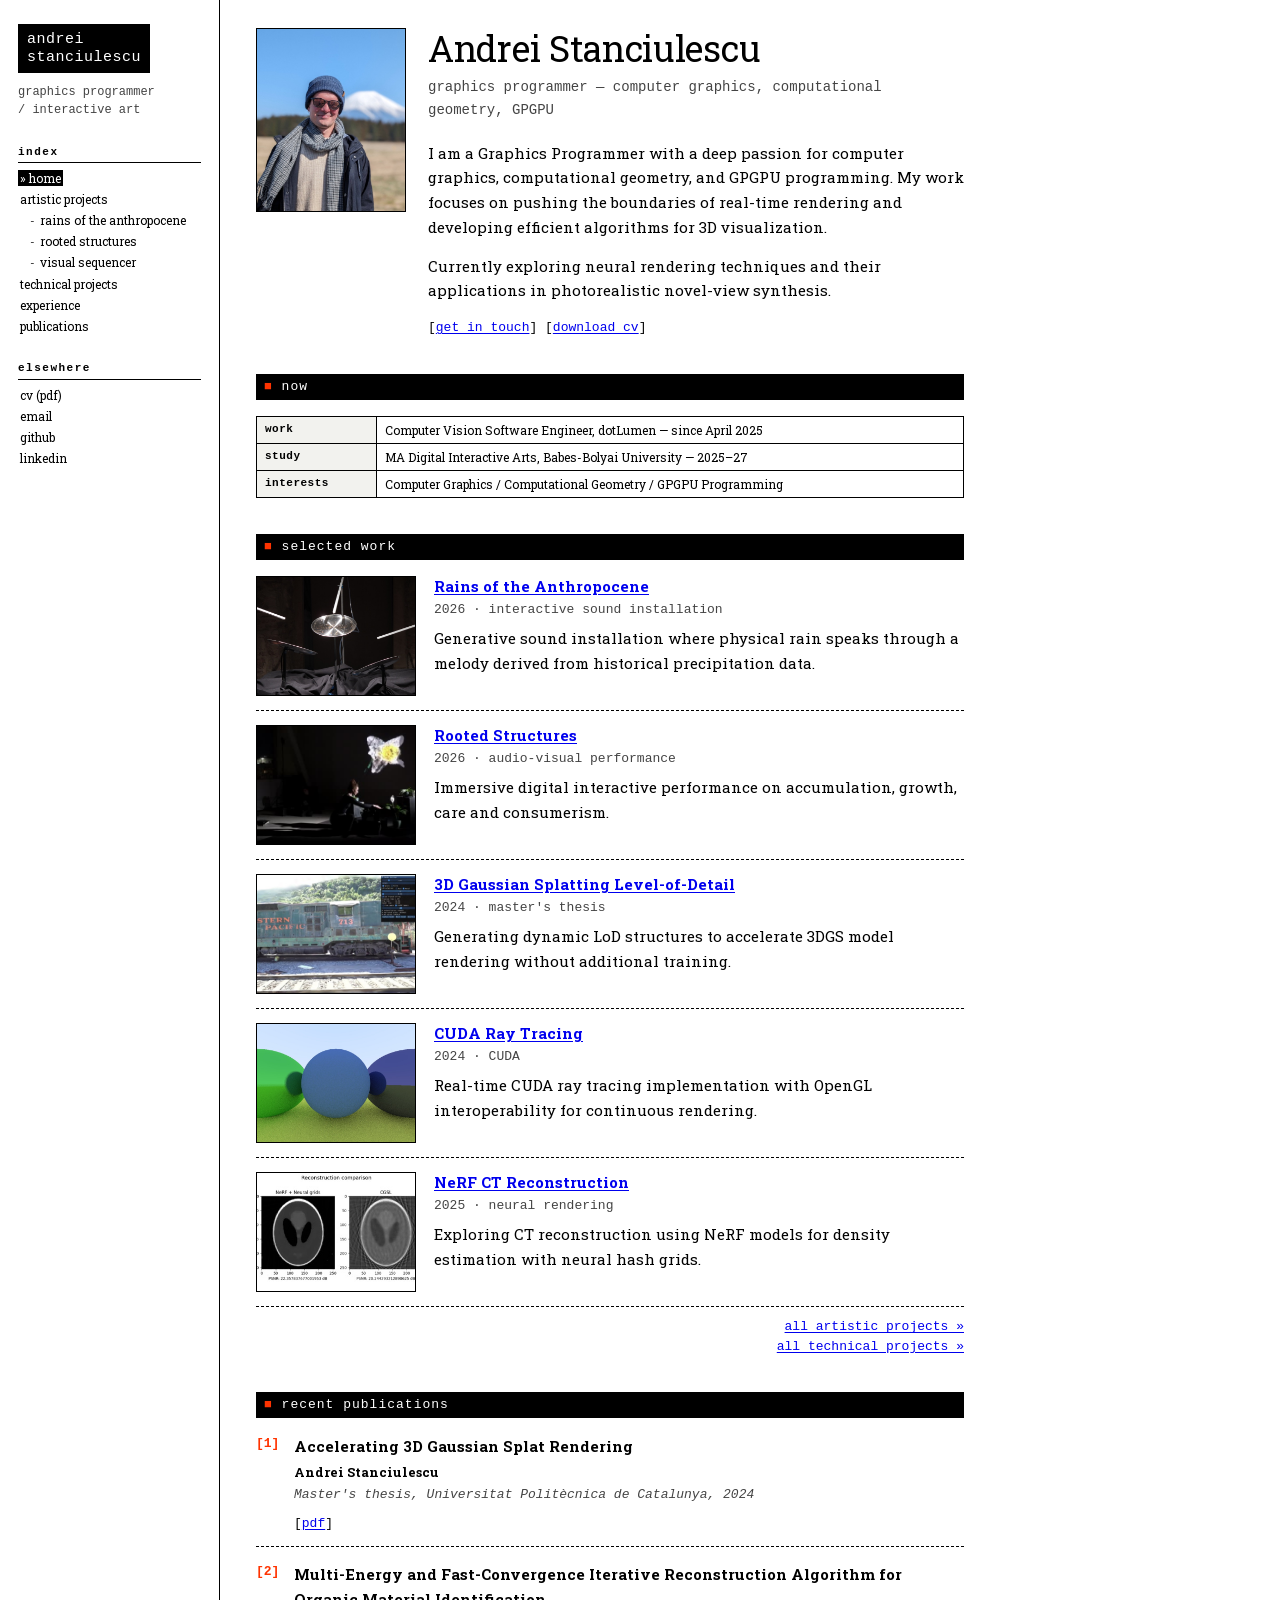
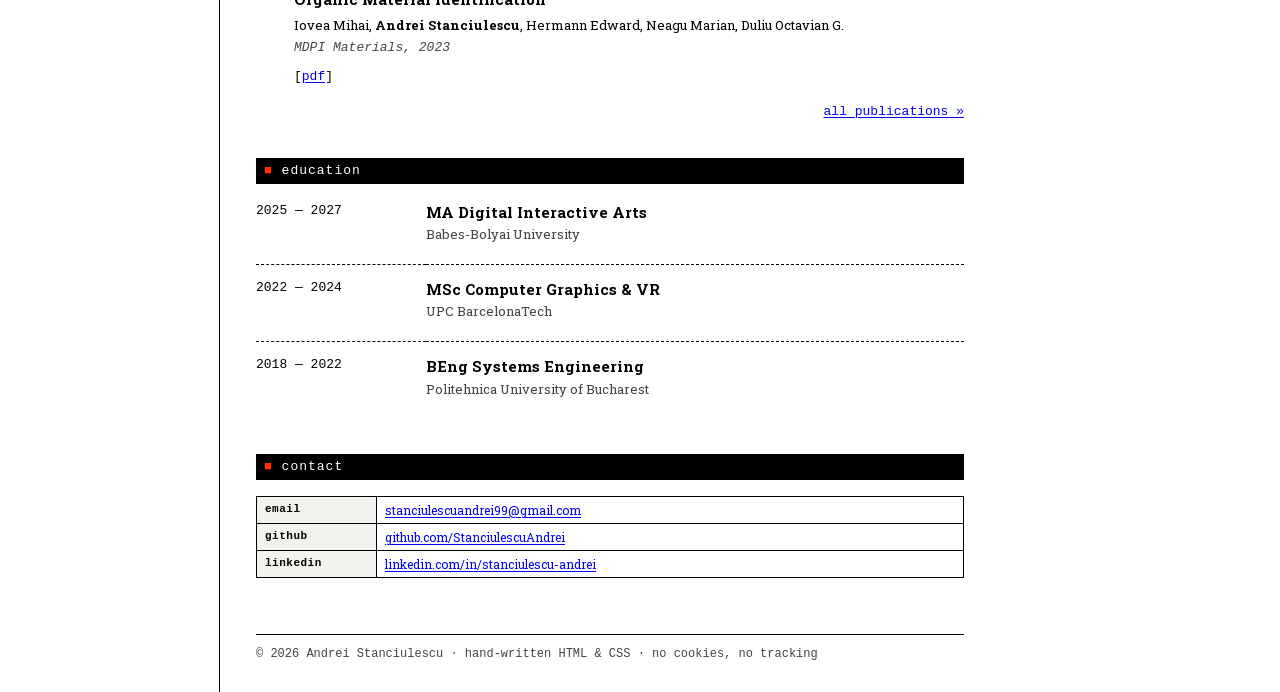
<file: index.html>
<!DOCTYPE html>
<html lang="en">
<head>
    <meta charset="UTF-8">
    <meta name="viewport" content="width=device-width, initial-scale=1.0">
    <meta name="description" content="Andrei Stanciulescu - Graphics Programmer specializing in Computer Graphics, Computational Geometry, and GPGPU Programming">
    <title>Andrei Stanciulescu | Graphics Programmer</title>
    <link rel="stylesheet" href="css/style.css">
</head>
<body data-page="home">
<div class="page">
    <div id="nav-placeholder"></div>
    <script src="js/components.js"></script>

    <main class="content">

        <div class="intro">
            <img class="intro__photo" src="assets/thumbs/avatar.jpg" alt="Andrei Stanciulescu" width="150" height="184">
            <div>
                <h1 class="page-title">Andrei Stanciulescu</h1>
                <p class="lede">graphics programmer &mdash; computer graphics, computational geometry, GPGPU</p>
                <p>
                    I am a Graphics Programmer with a deep passion for computer graphics, computational geometry,
                    and GPGPU programming. My work focuses on pushing the boundaries of real-time rendering and
                    developing efficient algorithms for 3D visualization.
                </p>
                <p>
                    Currently exploring neural rendering techniques and their applications in photorealistic
                    novel-view synthesis.
                </p>
                <p class="links">
                    [<a href="mailto:stanciulescuandrei99@gmail.com">get in touch</a>]
                    [<a href="assets/resume.pdf">download cv</a>]
                </p>
            </div>
        </div>

        <h2>Now</h2>
        <table class="meta">
            <tr>
                <th scope="row">Work</th>
                <td>Computer Vision Software Engineer, dotLumen &mdash; since April 2025</td>
            </tr>
            <tr>
                <th scope="row">Study</th>
                <td>MA Digital Interactive Arts, Babes-Bolyai University &mdash; 2025&ndash;27</td>
            </tr>
            <tr>
                <th scope="row">Interests</th>
                <td>Computer Graphics / Computational Geometry / GPGPU Programming</td>
            </tr>
        </table>

        <h2>Selected work</h2>
        <div class="entries">
            <div class="entry">
                <a class="entry__thumb" href="artistic/rains_of_the_anthropocene.html">
                    <img src="assets/thumbs/rains_thumb.jpg" alt="Rains of the Anthropocene" width="160" height="120" loading="lazy">
                </a>
                <div>
                    <h3><a href="artistic/rains_of_the_anthropocene.html">Rains of the Anthropocene</a></h3>
                    <p class="entry__meta">2026 &middot; interactive sound installation</p>
                    <p>Generative sound installation where physical rain speaks through a melody derived from historical precipitation data.</p>
                </div>
            </div>
            <div class="entry">
                <a class="entry__thumb" href="artistic/rooted_structures.html">
                    <img src="assets/thumbs/rooted_thumb.jpg" alt="Rooted Structures" width="160" height="120" loading="lazy">
                </a>
                <div>
                    <h3><a href="artistic/rooted_structures.html">Rooted Structures</a></h3>
                    <p class="entry__meta">2026 &middot; audio-visual performance</p>
                    <p>Immersive digital interactive performance on accumulation, growth, care and consumerism.</p>
                </div>
            </div>
            <div class="entry">
                <a class="entry__thumb" href="projects.html#accelerategs">
                    <img src="assets/thumbs/accelerategs_thumb.jpg" alt="3D Gaussian Splatting Level-of-Detail" width="160" height="120" loading="lazy">
                </a>
                <div>
                    <h3><a href="projects.html#accelerategs">3D Gaussian Splatting Level-of-Detail</a></h3>
                    <p class="entry__meta">2024 &middot; master's thesis</p>
                    <p>Generating dynamic LoD structures to accelerate 3DGS model rendering without additional training.</p>
                </div>
            </div>
            <div class="entry">
                <a class="entry__thumb" href="projects.html#cudart">
                    <img src="assets/thumbs/cudart_thumb.jpg" alt="CUDA Ray Tracing" width="160" height="120" loading="lazy">
                </a>
                <div>
                    <h3><a href="projects.html#cudart">CUDA Ray Tracing</a></h3>
                    <p class="entry__meta">2024 &middot; CUDA</p>
                    <p>Real-time CUDA ray tracing implementation with OpenGL interoperability for continuous rendering.</p>
                </div>
            </div>
            <div class="entry">
                <a class="entry__thumb" href="projects.html#nerfct">
                    <img src="assets/thumbs/nerfct_thumb.jpg" alt="NeRF CT Reconstruction" width="160" height="120" loading="lazy">
                </a>
                <div>
                    <h3><a href="projects.html#nerfct">NeRF CT Reconstruction</a></h3>
                    <p class="entry__meta">2025 &middot; neural rendering</p>
                    <p>Exploring CT reconstruction using NeRF models for density estimation with neural hash grids.</p>
                </div>
            </div>
        </div>
        <p class="more">
            <a href="artistic.html">all artistic projects &raquo;</a><br>
            <a href="projects.html">all technical projects &raquo;</a>
        </p>

        <h2>Recent publications</h2>
        <ol class="pubs">
            <li class="pub">
                <span class="pub__num">[1]</span>
                <div>
                    <p class="pub__title">Accelerating 3D Gaussian Splat Rendering</p>
                    <p class="pub__authors"><strong>Andrei Stanciulescu</strong></p>
                    <p class="pub__venue">Master's thesis, Universitat Polit&egrave;cnica de Catalunya, 2024</p>
                    <p class="links">[<a href="http://hdl.handle.net/2117/420313" target="_blank" rel="noopener">pdf</a>]</p>
                </div>
            </li>
            <li class="pub">
                <span class="pub__num">[2]</span>
                <div>
                    <p class="pub__title">Multi-Energy and Fast-Convergence Iterative Reconstruction Algorithm for Organic Material Identification</p>
                    <p class="pub__authors">Iovea Mihai, <strong>Andrei Stanciulescu</strong>, Hermann Edward, Neagu Marian, Duliu Octavian G.</p>
                    <p class="pub__venue">MDPI Materials, 2023</p>
                    <p class="links">[<a href="https://www.mdpi.com/1996-1944/16/4/1654" target="_blank" rel="noopener">pdf</a>]</p>
                </div>
            </li>
        </ol>
        <p class="more"><a href="publications.html">all publications &raquo;</a></p>

        <h2>Education</h2>
        <table class="cv">
            <tr>
                <td class="cv__date">2025 &mdash; 2027</td>
                <td><strong>MA Digital Interactive Arts</strong><p class="cv__place">Babes-Bolyai University</p></td>
            </tr>
            <tr>
                <td class="cv__date">2022 &mdash; 2024</td>
                <td><strong>MSc Computer Graphics &amp; VR</strong><p class="cv__place">UPC BarcelonaTech</p></td>
            </tr>
            <tr>
                <td class="cv__date">2018 &mdash; 2022</td>
                <td><strong>BEng Systems Engineering</strong><p class="cv__place">Politehnica University of Bucharest</p></td>
            </tr>
        </table>

        <h2>Contact</h2>
        <table class="meta">
            <tr>
                <th scope="row">Email</th>
                <td><a href="mailto:stanciulescuandrei99@gmail.com">stanciulescuandrei99@gmail.com</a></td>
            </tr>
            <tr>
                <th scope="row">GitHub</th>
                <td><a href="https://github.com/StanciulescuAndrei" target="_blank" rel="noopener">github.com/StanciulescuAndrei</a></td>
            </tr>
            <tr>
                <th scope="row">LinkedIn</th>
                <td><a href="https://www.linkedin.com/in/stanciulescu-andrei/" target="_blank" rel="noopener">linkedin.com/in/stanciulescu-andrei</a></td>
            </tr>
        </table>

        <div id="footer-placeholder"></div>
    </main>
</div>
</body>
</html>
</file>
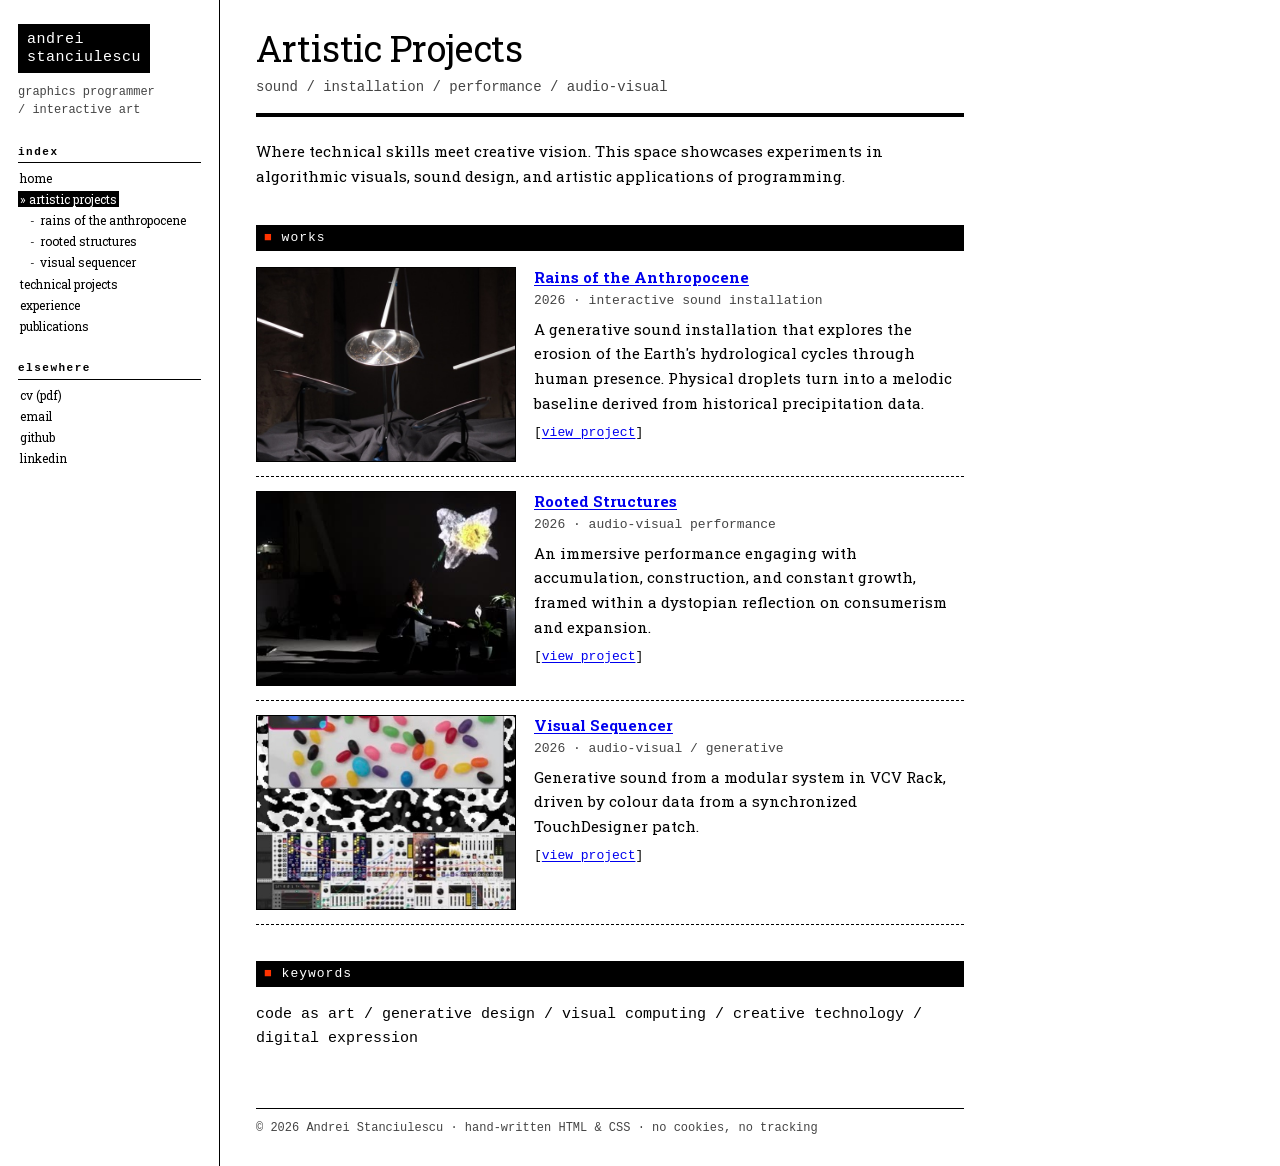
<file: artistic.html>
<!DOCTYPE html>
<html lang="en">
<head>
    <meta charset="UTF-8">
    <meta name="viewport" content="width=device-width, initial-scale=1.0">
    <meta name="description" content="Artistic and creative projects by Andrei Stanciulescu">
    <title>Artistic Projects | Andrei Stanciulescu</title>
    <link rel="stylesheet" href="css/style.css">
</head>
<body data-page="artistic">
<div class="page">
    <div id="nav-placeholder"></div>
    <script src="js/components.js"></script>

    <main class="content">

        <header class="page-head">
            <h1 class="page-title">Artistic Projects</h1>
            <p class="lede">sound / installation / performance / audio-visual</p>
        </header>

        <p>
            Where technical skills meet creative vision. This space showcases experiments
            in algorithmic visuals, sound design, and artistic applications of programming.
        </p>

        <h2>Works</h2>
        <div class="entries entries--large">
            <div class="entry">
                <a class="entry__thumb" href="artistic/rains_of_the_anthropocene.html">
                    <img src="assets/thumbs/rains_thumb.jpg" alt="Rains of the Anthropocene" width="260" height="195">
                </a>
                <div>
                    <h3><a href="artistic/rains_of_the_anthropocene.html">Rains of the Anthropocene</a></h3>
                    <p class="entry__meta">2026 &middot; interactive sound installation</p>
                    <p>
                        A generative sound installation that explores the erosion of the Earth's hydrological
                        cycles through human presence. Physical droplets turn into a melodic baseline derived
                        from historical precipitation data.
                    </p>
                    <p class="links">[<a href="artistic/rains_of_the_anthropocene.html">view project</a>]</p>
                </div>
            </div>

            <div class="entry">
                <a class="entry__thumb" href="artistic/rooted_structures.html">
                    <img src="assets/thumbs/rooted_thumb.jpg" alt="Rooted Structures" width="260" height="195">
                </a>
                <div>
                    <h3><a href="artistic/rooted_structures.html">Rooted Structures</a></h3>
                    <p class="entry__meta">2026 &middot; audio-visual performance</p>
                    <p>
                        An immersive performance engaging with accumulation, construction, and constant growth,
                        framed within a dystopian reflection on consumerism and expansion.
                    </p>
                    <p class="links">[<a href="artistic/rooted_structures.html">view project</a>]</p>
                </div>
            </div>

            <div class="entry">
                <a class="entry__thumb" href="artistic/visual_sequencer.html">
                    <img src="assets/thumbs/sequencer_thumb.jpg" alt="Visual Sequencer" width="260" height="195">
                </a>
                <div>
                    <h3><a href="artistic/visual_sequencer.html">Visual Sequencer</a></h3>
                    <p class="entry__meta">2026 &middot; audio-visual / generative</p>
                    <p>
                        Generative sound from a modular system in VCV Rack, driven by colour data from a
                        synchronized TouchDesigner patch.
                    </p>
                    <p class="links">[<a href="artistic/visual_sequencer.html">view project</a>]</p>
                </div>
            </div>
        </div>

        <h2>Keywords</h2>
        <p class="mono">code as art / generative design / visual computing / creative technology / digital expression</p>

        <div id="footer-placeholder"></div>
    </main>
</div>
</body>
</html>
</file>
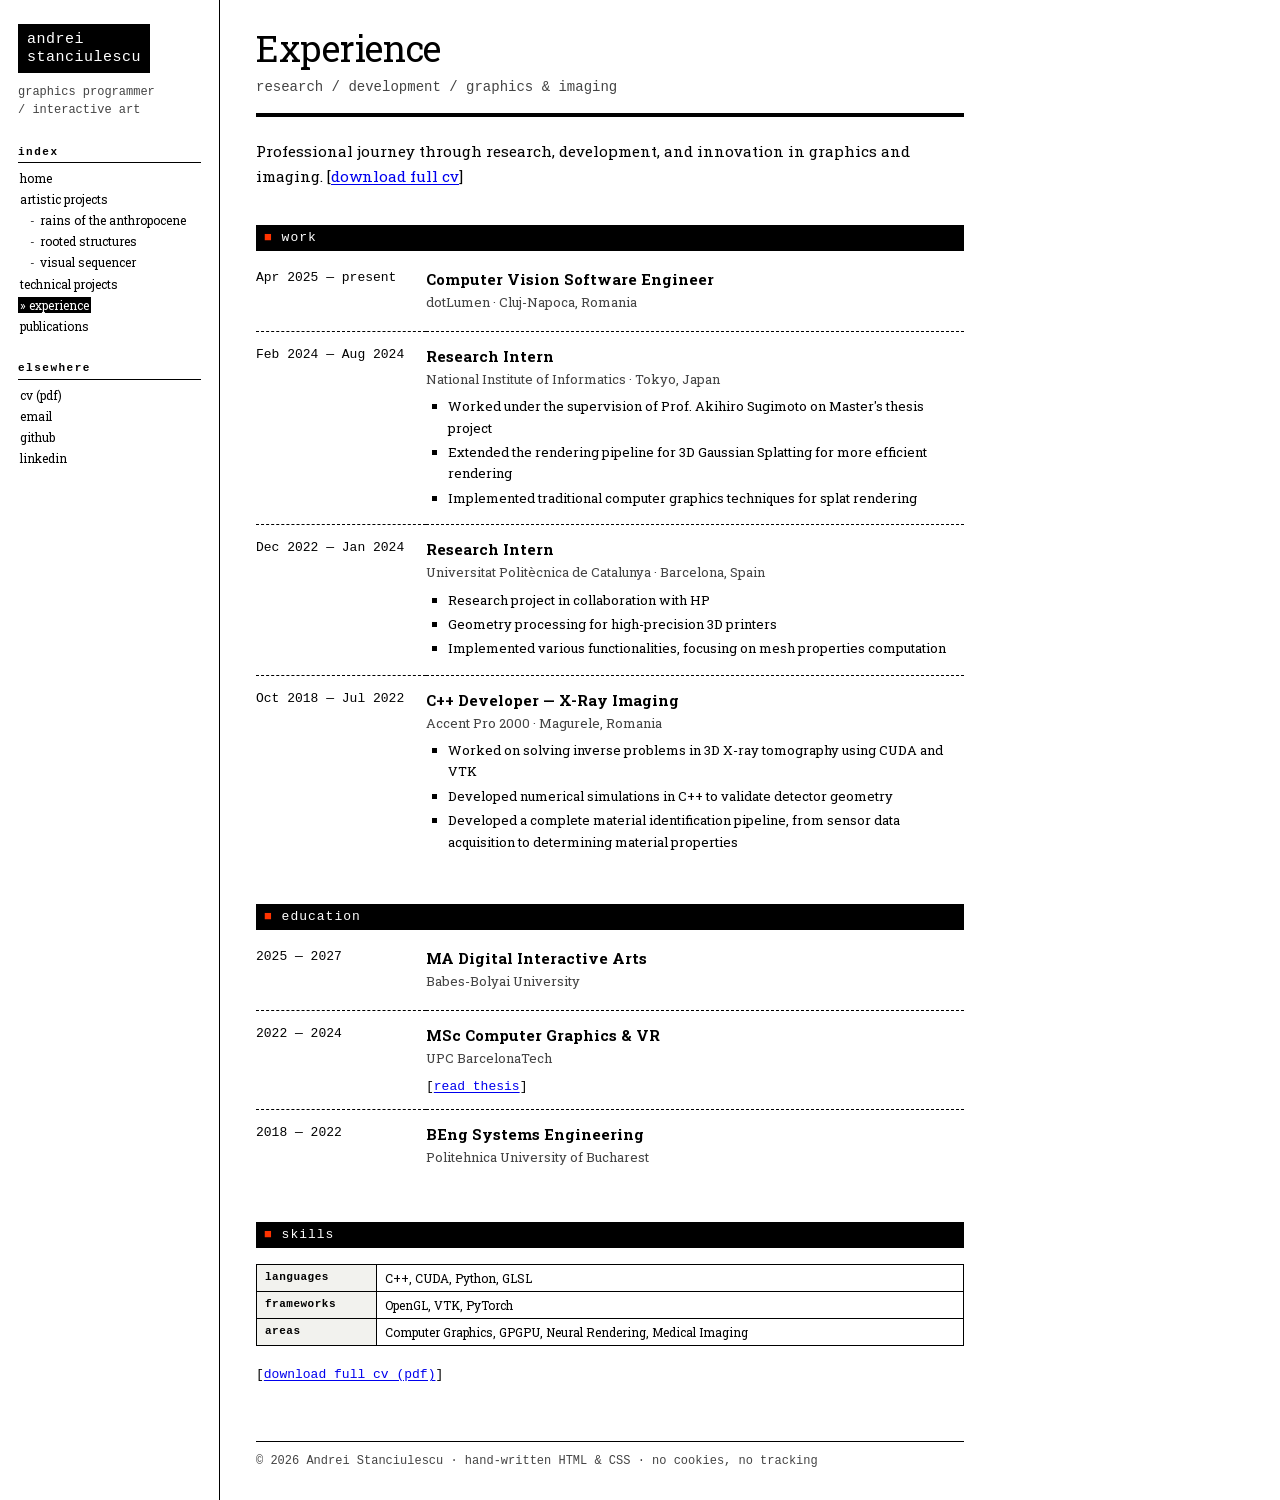
<file: experience.html>
<!DOCTYPE html>
<html lang="en">
<head>
    <meta charset="UTF-8">
    <meta name="viewport" content="width=device-width, initial-scale=1.0">
    <meta name="description" content="Professional experience of Andrei Stanciulescu">
    <title>Experience | Andrei Stanciulescu</title>
    <link rel="stylesheet" href="css/style.css">
</head>
<body data-page="experience">
<div class="page">
    <div id="nav-placeholder"></div>
    <script src="js/components.js"></script>

    <main class="content">

        <header class="page-head">
            <h1 class="page-title">Experience</h1>
            <p class="lede">research / development / graphics &amp; imaging</p>
        </header>

        <p>
            Professional journey through research, development, and innovation in graphics and imaging.
            [<a href="assets/resume.pdf">download full cv</a>]
        </p>

        <h2>Work</h2>
        <table class="cv">
            <tr>
                <td class="cv__date">Apr 2025 &mdash; present</td>
                <td>
                    <strong>Computer Vision Software Engineer</strong>
                    <p class="cv__place">dotLumen &middot; Cluj-Napoca, Romania</p>
                </td>
            </tr>
            <tr>
                <td class="cv__date">Feb 2024 &mdash; Aug 2024</td>
                <td>
                    <strong>Research Intern</strong>
                    <p class="cv__place">National Institute of Informatics &middot; Tokyo, Japan</p>
                    <ul class="square">
                        <li>Worked under the supervision of Prof. Akihiro Sugimoto on Master's thesis project</li>
                        <li>Extended the rendering pipeline for 3D Gaussian Splatting for more efficient rendering</li>
                        <li>Implemented traditional computer graphics techniques for splat rendering</li>
                    </ul>
                </td>
            </tr>
            <tr>
                <td class="cv__date">Dec 2022 &mdash; Jan 2024</td>
                <td>
                    <strong>Research Intern</strong>
                    <p class="cv__place">Universitat Polit&egrave;cnica de Catalunya &middot; Barcelona, Spain</p>
                    <ul class="square">
                        <li>Research project in collaboration with HP</li>
                        <li>Geometry processing for high-precision 3D printers</li>
                        <li>Implemented various functionalities, focusing on mesh properties computation</li>
                    </ul>
                </td>
            </tr>
            <tr>
                <td class="cv__date">Oct 2018 &mdash; Jul 2022</td>
                <td>
                    <strong>C++ Developer &mdash; X-Ray Imaging</strong>
                    <p class="cv__place">Accent Pro 2000 &middot; Magurele, Romania</p>
                    <ul class="square">
                        <li>Worked on solving inverse problems in 3D X-ray tomography using CUDA and VTK</li>
                        <li>Developed numerical simulations in C++ to validate detector geometry</li>
                        <li>Developed a complete material identification pipeline, from sensor data acquisition to determining material properties</li>
                    </ul>
                </td>
            </tr>
        </table>

        <h2>Education</h2>
        <table class="cv">
            <tr>
                <td class="cv__date">2025 &mdash; 2027</td>
                <td>
                    <strong>MA Digital Interactive Arts</strong>
                    <p class="cv__place">Babes-Bolyai University</p>
                </td>
            </tr>
            <tr>
                <td class="cv__date">2022 &mdash; 2024</td>
                <td>
                    <strong>MSc Computer Graphics &amp; VR</strong>
                    <p class="cv__place">UPC BarcelonaTech</p>
                    <p class="links">[<a href="http://hdl.handle.net/2117/420313" target="_blank" rel="noopener">read thesis</a>]</p>
                </td>
            </tr>
            <tr>
                <td class="cv__date">2018 &mdash; 2022</td>
                <td>
                    <strong>BEng Systems Engineering</strong>
                    <p class="cv__place">Politehnica University of Bucharest</p>
                </td>
            </tr>
        </table>

        <h2>Skills</h2>
        <table class="meta">
            <tr><th scope="row">Languages</th><td>C++, CUDA, Python, GLSL</td></tr>
            <tr><th scope="row">Frameworks</th><td>OpenGL, VTK, PyTorch</td></tr>
            <tr><th scope="row">Areas</th><td>Computer Graphics, GPGPU, Neural Rendering, Medical Imaging</td></tr>
        </table>

        <p class="links">[<a href="assets/resume.pdf">download full cv (pdf)</a>]</p>

        <div id="footer-placeholder"></div>
    </main>
</div>
</body>
</html>
</file>
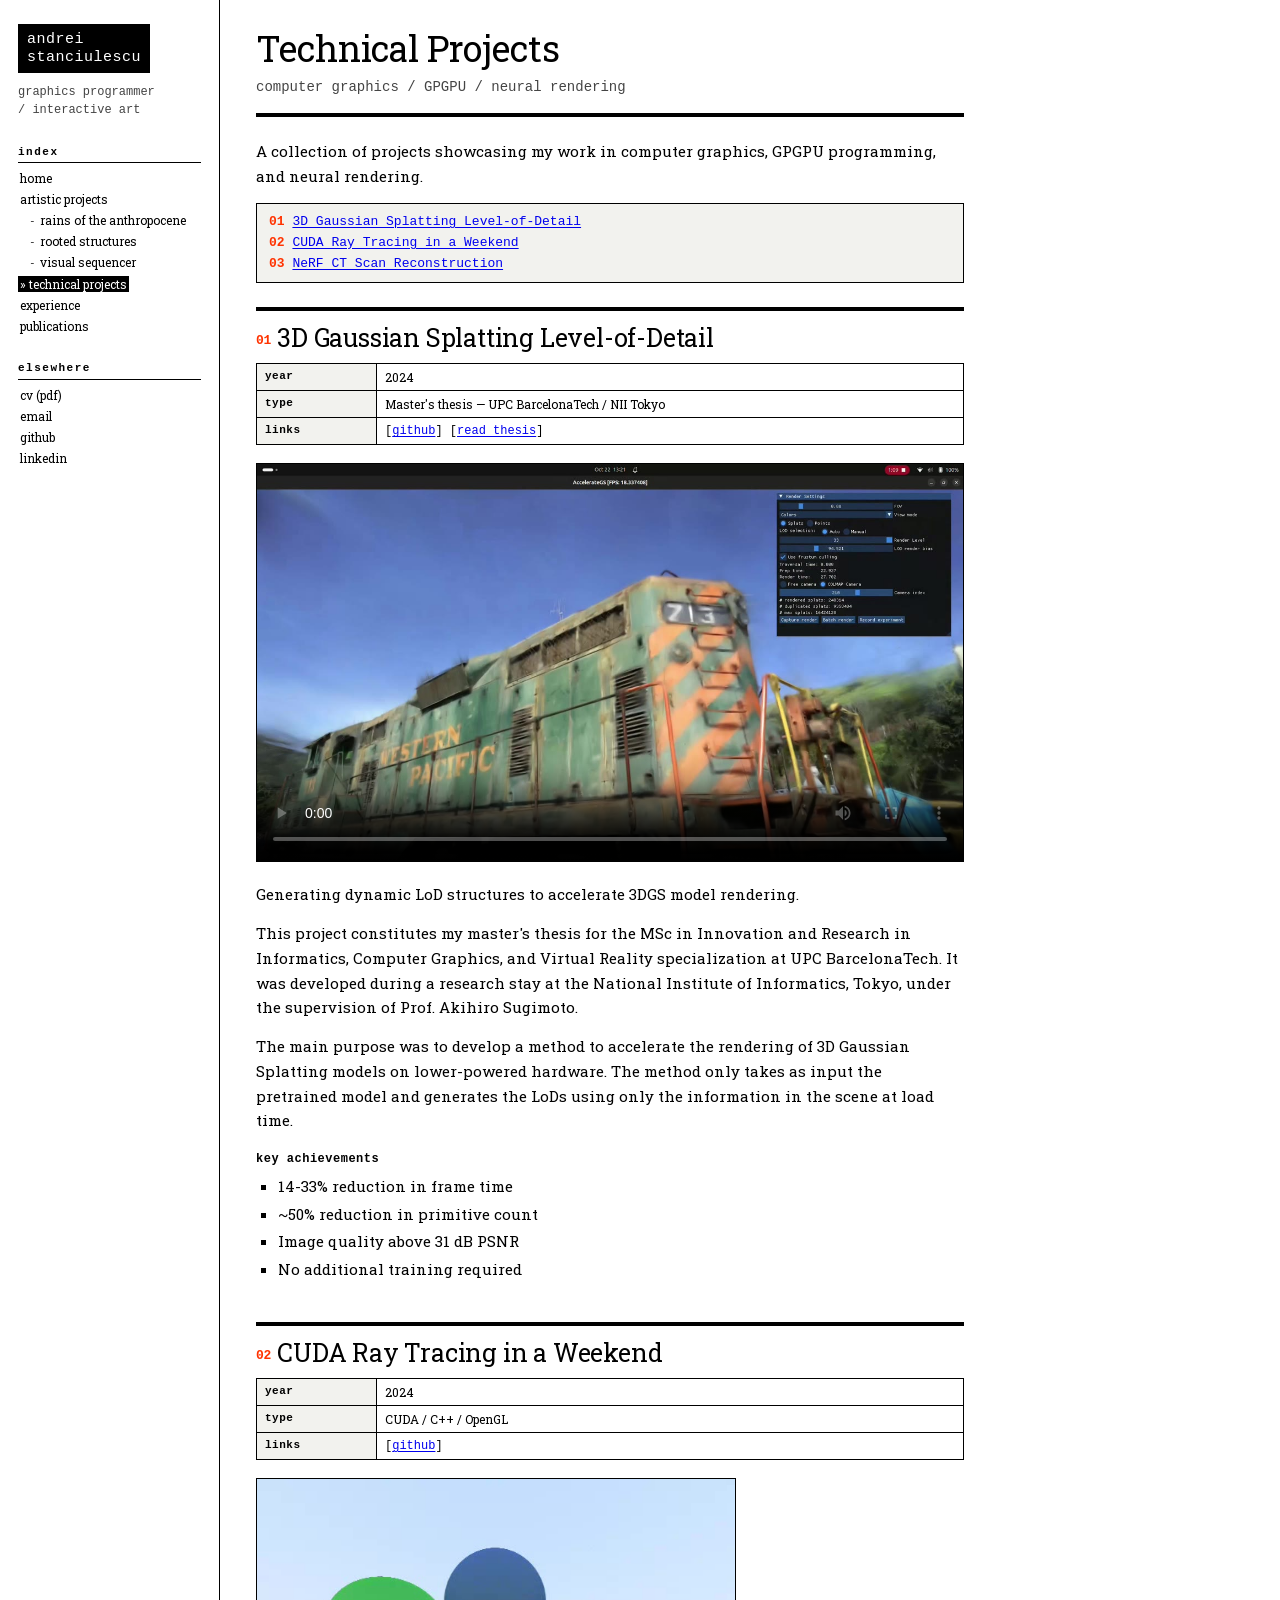
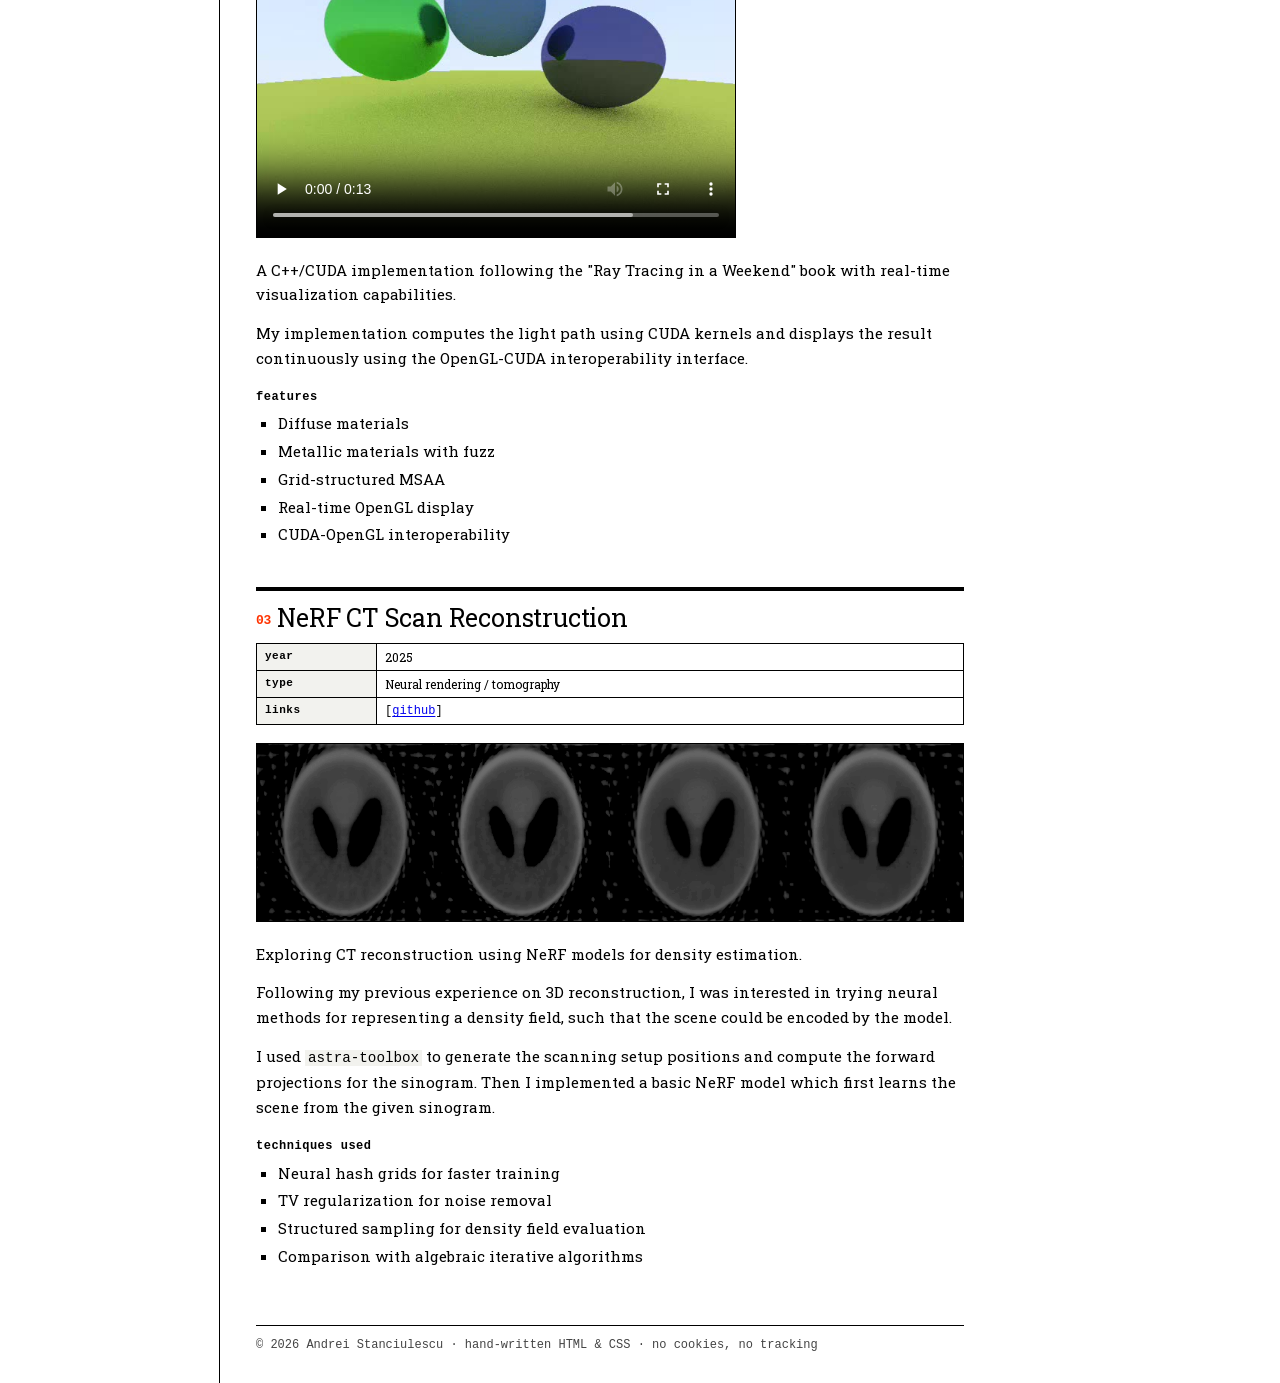
<file: projects.html>
<!DOCTYPE html>
<html lang="en">
<head>
    <meta charset="UTF-8">
    <meta name="viewport" content="width=device-width, initial-scale=1.0">
    <meta name="description" content="Technical projects by Andrei Stanciulescu - Computer Graphics, CUDA, and Neural Rendering">
    <title>Technical Projects | Andrei Stanciulescu</title>
    <link rel="stylesheet" href="css/style.css">
</head>
<body data-page="projects">
<div class="page">
    <div id="nav-placeholder"></div>
    <script src="js/components.js"></script>

    <main class="content">

        <header class="page-head">
            <h1 class="page-title">Technical Projects</h1>
            <p class="lede">computer graphics / GPGPU / neural rendering</p>
        </header>

        <p>
            A collection of projects showcasing my work in computer graphics, GPGPU programming, and neural rendering.
        </p>

        <nav class="toc" aria-label="Projects on this page">
            <ol>
                <li><span class="num">01</span> <a href="#accelerategs">3D Gaussian Splatting Level-of-Detail</a></li>
                <li><span class="num">02</span> <a href="#cudart">CUDA Ray Tracing in a Weekend</a></li>
                <li><span class="num">03</span> <a href="#nerfct">NeRF CT Scan Reconstruction</a></li>
            </ol>
        </nav>

        <!-- Project: AccelerateGS -->
        <section class="project" id="accelerategs">
            <h2 class="work-title"><span class="num">01</span>3D Gaussian Splatting Level-of-Detail</h2>
            <table class="meta">
                <tr><th scope="row">Year</th><td>2024</td></tr>
                <tr><th scope="row">Type</th><td>Master's thesis &mdash; UPC BarcelonaTech / NII Tokyo</td></tr>
                <tr><th scope="row">Links</th><td class="mono">
                    [<a href="https://github.com/StanciulescuAndrei/AccelerateGS" target="_blank" rel="noopener">github</a>]
                    [<a href="http://hdl.handle.net/2117/420313" target="_blank" rel="noopener">read thesis</a>]
                </td></tr>
            </table>

            <figure>
                <video src="assets/projects/acc3dgs_demo.mp4" poster="assets/thumbs/accelerategs_poster.jpg" controls playsinline preload="metadata" width="1280" height="720"></video>
            </figure>

            <p>Generating dynamic LoD structures to accelerate 3DGS model rendering.</p>
            <p>
                This project constitutes my master's thesis for the MSc in Innovation and Research
                in Informatics, Computer Graphics, and Virtual Reality specialization at UPC BarcelonaTech.
                It was developed during a research stay at the National Institute of Informatics, Tokyo,
                under the supervision of Prof. Akihiro Sugimoto.
            </p>
            <p>
                The main purpose was to develop a method to accelerate the rendering of 3D Gaussian
                Splatting models on lower-powered hardware. The method only takes as input the pretrained
                model and generates the LoDs using only the information in the scene at load time.
            </p>

            <h4>Key achievements</h4>
            <ul class="square">
                <li>14-33% reduction in frame time</li>
                <li>~50% reduction in primitive count</li>
                <li>Image quality above 31 dB PSNR</li>
                <li>No additional training required</li>
            </ul>
        </section>

        <!-- Project: CUDA Ray Tracing -->
        <section class="project" id="cudart">
            <h2 class="work-title"><span class="num">02</span>CUDA Ray Tracing in a Weekend</h2>
            <table class="meta">
                <tr><th scope="row">Year</th><td>2024</td></tr>
                <tr><th scope="row">Type</th><td>CUDA / C++ / OpenGL</td></tr>
                <tr><th scope="row">Links</th><td class="mono">
                    [<a href="https://github.com/StanciulescuAndrei/RayTracingWK" target="_blank" rel="noopener">github</a>]
                </td></tr>
            </table>

            <figure class="figure--narrow">
                <video src="assets/projects/rt.webm" poster="assets/thumbs/cudart_poster.jpg" controls loop playsinline preload="metadata" width="635" height="475"></video>
            </figure>

            <p>
                A C++/CUDA implementation following the "Ray Tracing in a Weekend" book with real-time
                visualization capabilities.
            </p>
            <p>
                My implementation computes the light path using CUDA kernels and displays the result
                continuously using the OpenGL-CUDA interoperability interface.
            </p>

            <h4>Features</h4>
            <ul class="square">
                <li>Diffuse materials</li>
                <li>Metallic materials with fuzz</li>
                <li>Grid-structured MSAA</li>
                <li>Real-time OpenGL display</li>
                <li>CUDA-OpenGL interoperability</li>
            </ul>
        </section>

        <!-- Project: NeRF CT -->
        <section class="project" id="nerfct">
            <h2 class="work-title"><span class="num">03</span>NeRF CT Scan Reconstruction</h2>
            <table class="meta">
                <tr><th scope="row">Year</th><td>2025</td></tr>
                <tr><th scope="row">Type</th><td>Neural rendering / tomography</td></tr>
                <tr><th scope="row">Links</th><td class="mono">
                    [<a href="https://github.com/StanciulescuAndrei/NeRFCTRec" target="_blank" rel="noopener">github</a>]
                </td></tr>
            </table>

            <figure>
                <img src="assets/projects/ct.gif" alt="CT reconstruction comparison" width="1024" height="256" loading="lazy">
            </figure>

            <p>Exploring CT reconstruction using NeRF models for density estimation.</p>
            <p>
                Following my previous experience on 3D reconstruction, I was interested in trying neural
                methods for representing a density field, such that the scene could be encoded by the model.
            </p>
            <p>
                I used <code>astra-toolbox</code> to generate the scanning setup positions and compute
                the forward projections for the sinogram. Then I implemented a basic NeRF model which
                first learns the scene from the given sinogram.
            </p>

            <h4>Techniques used</h4>
            <ul class="square">
                <li>Neural hash grids for faster training</li>
                <li>TV regularization for noise removal</li>
                <li>Structured sampling for density field evaluation</li>
                <li>Comparison with algebraic iterative algorithms</li>
            </ul>
        </section>

        <div id="footer-placeholder"></div>
    </main>
</div>
</body>
</html>
</file>
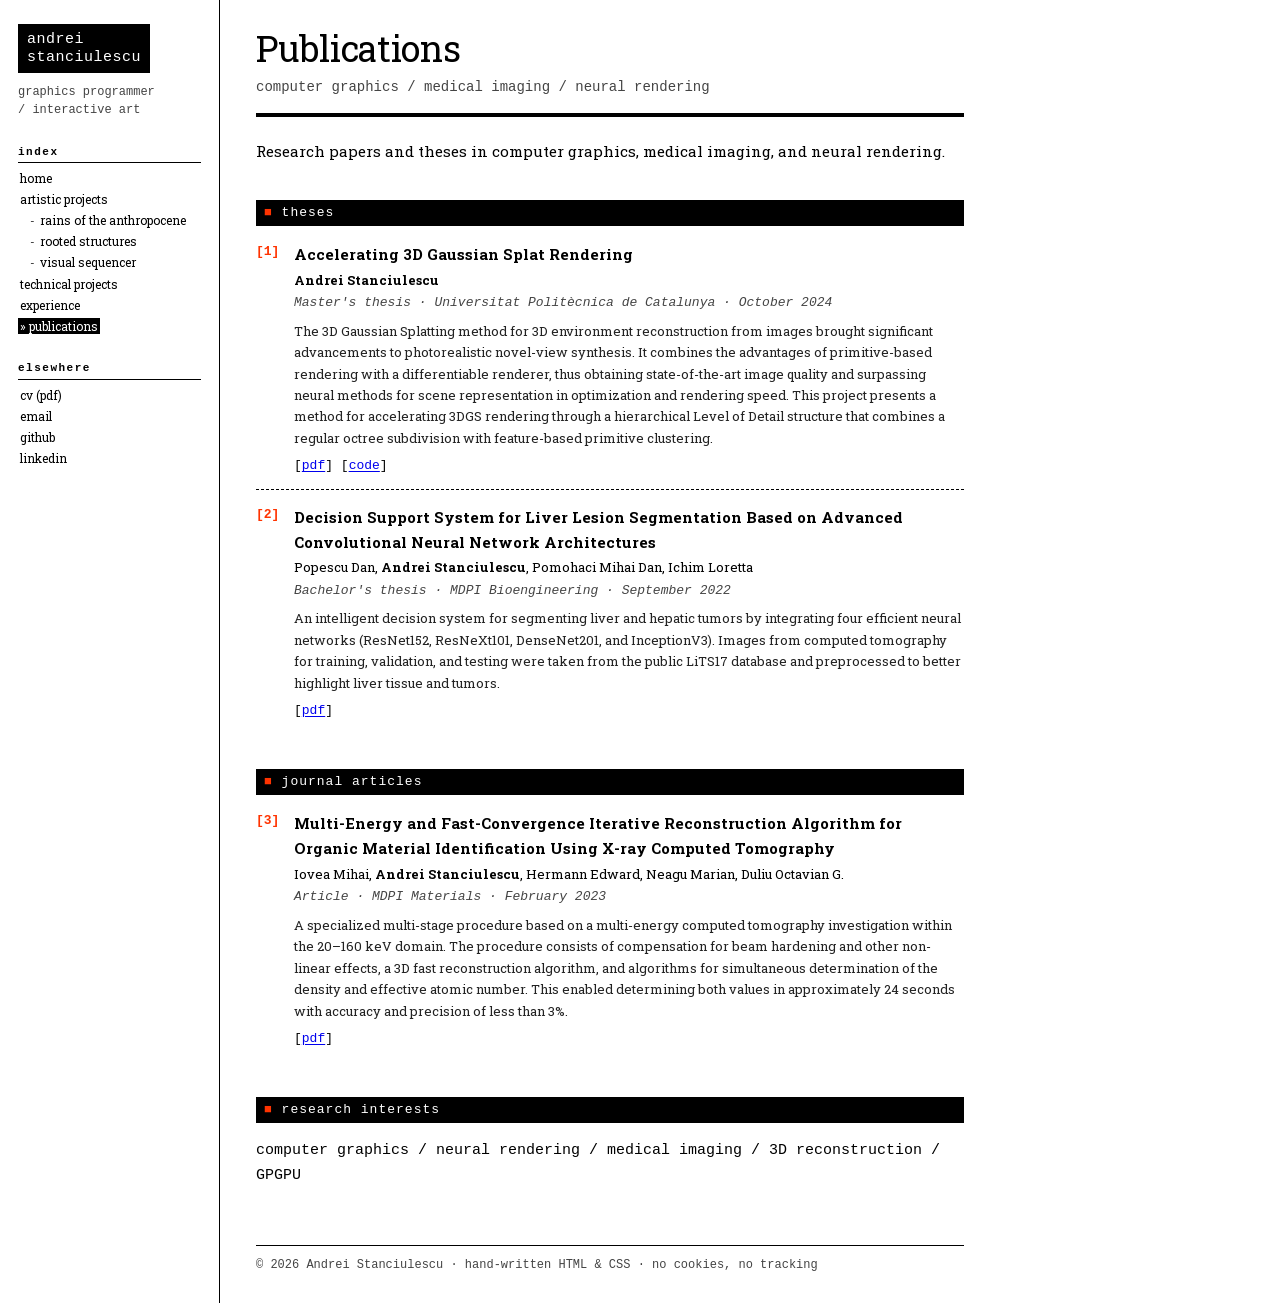
<file: publications.html>
<!DOCTYPE html>
<html lang="en">
<head>
    <meta charset="UTF-8">
    <meta name="viewport" content="width=device-width, initial-scale=1.0">
    <meta name="description" content="Academic publications by Andrei Stanciulescu">
    <title>Publications | Andrei Stanciulescu</title>
    <link rel="stylesheet" href="css/style.css">
</head>
<body data-page="publications">
<div class="page">
    <div id="nav-placeholder"></div>
    <script src="js/components.js"></script>

    <main class="content">

        <header class="page-head">
            <h1 class="page-title">Publications</h1>
            <p class="lede">computer graphics / medical imaging / neural rendering</p>
        </header>

        <p>Research papers and theses in computer graphics, medical imaging, and neural rendering.</p>

        <h2>Theses</h2>
        <ol class="pubs">
            <li class="pub">
                <span class="pub__num">[1]</span>
                <div>
                    <p class="pub__title">Accelerating 3D Gaussian Splat Rendering</p>
                    <p class="pub__authors"><strong>Andrei Stanciulescu</strong></p>
                    <p class="pub__venue">Master's thesis &middot; Universitat Polit&egrave;cnica de Catalunya &middot; October 2024</p>
                    <p class="pub__abstract">
                        The 3D Gaussian Splatting method for 3D environment reconstruction from images brought
                        significant advancements to photorealistic novel-view synthesis. It combines the advantages
                        of primitive-based rendering with a differentiable renderer, thus obtaining state-of-the-art
                        image quality and surpassing neural methods for scene representation in optimization and
                        rendering speed. This project presents a method for accelerating 3DGS rendering through a
                        hierarchical Level of Detail structure that combines a regular octree subdivision with
                        feature-based primitive clustering.
                    </p>
                    <p class="links">
                        [<a href="http://hdl.handle.net/2117/420313" target="_blank" rel="noopener">pdf</a>]
                        [<a href="https://github.com/StanciulescuAndrei/AccelerateGS" target="_blank" rel="noopener">code</a>]
                    </p>
                </div>
            </li>
            <li class="pub">
                <span class="pub__num">[2]</span>
                <div>
                    <p class="pub__title">Decision Support System for Liver Lesion Segmentation Based on Advanced Convolutional Neural Network Architectures</p>
                    <p class="pub__authors">Popescu Dan, <strong>Andrei Stanciulescu</strong>, Pomohaci Mihai Dan, Ichim Loretta</p>
                    <p class="pub__venue">Bachelor's thesis &middot; MDPI Bioengineering &middot; September 2022</p>
                    <p class="pub__abstract">
                        An intelligent decision system for segmenting liver and hepatic tumors by integrating four
                        efficient neural networks (ResNet152, ResNeXt101, DenseNet201, and InceptionV3). Images from
                        computed tomography for training, validation, and testing were taken from the public LiTS17
                        database and preprocessed to better highlight liver tissue and tumors.
                    </p>
                    <p class="links">
                        [<a href="https://www.mdpi.com/2306-5354/9/9/467" target="_blank" rel="noopener">pdf</a>]
                    </p>
                </div>
            </li>
        </ol>

        <h2>Journal articles</h2>
        <ol class="pubs">
            <li class="pub">
                <span class="pub__num">[3]</span>
                <div>
                    <p class="pub__title">Multi-Energy and Fast-Convergence Iterative Reconstruction Algorithm for Organic Material Identification Using X-ray Computed Tomography</p>
                    <p class="pub__authors">Iovea Mihai, <strong>Andrei Stanciulescu</strong>, Hermann Edward, Neagu Marian, Duliu Octavian G.</p>
                    <p class="pub__venue">Article &middot; MDPI Materials &middot; February 2023</p>
                    <p class="pub__abstract">
                        A specialized multi-stage procedure based on a multi-energy computed tomography investigation
                        within the 20&ndash;160 keV domain. The procedure consists of compensation for beam hardening and
                        other non-linear effects, a 3D fast reconstruction algorithm, and algorithms for simultaneous
                        determination of the density and effective atomic number. This enabled determining both values
                        in approximately 24 seconds with accuracy and precision of less than 3%.
                    </p>
                    <p class="links">
                        [<a href="https://www.mdpi.com/1996-1944/16/4/1654" target="_blank" rel="noopener">pdf</a>]
                    </p>
                </div>
            </li>
        </ol>

        <h2>Research interests</h2>
        <p class="mono">computer graphics / neural rendering / medical imaging / 3D reconstruction / GPGPU</p>

        <div id="footer-placeholder"></div>
    </main>
</div>
</body>
</html>
</file>
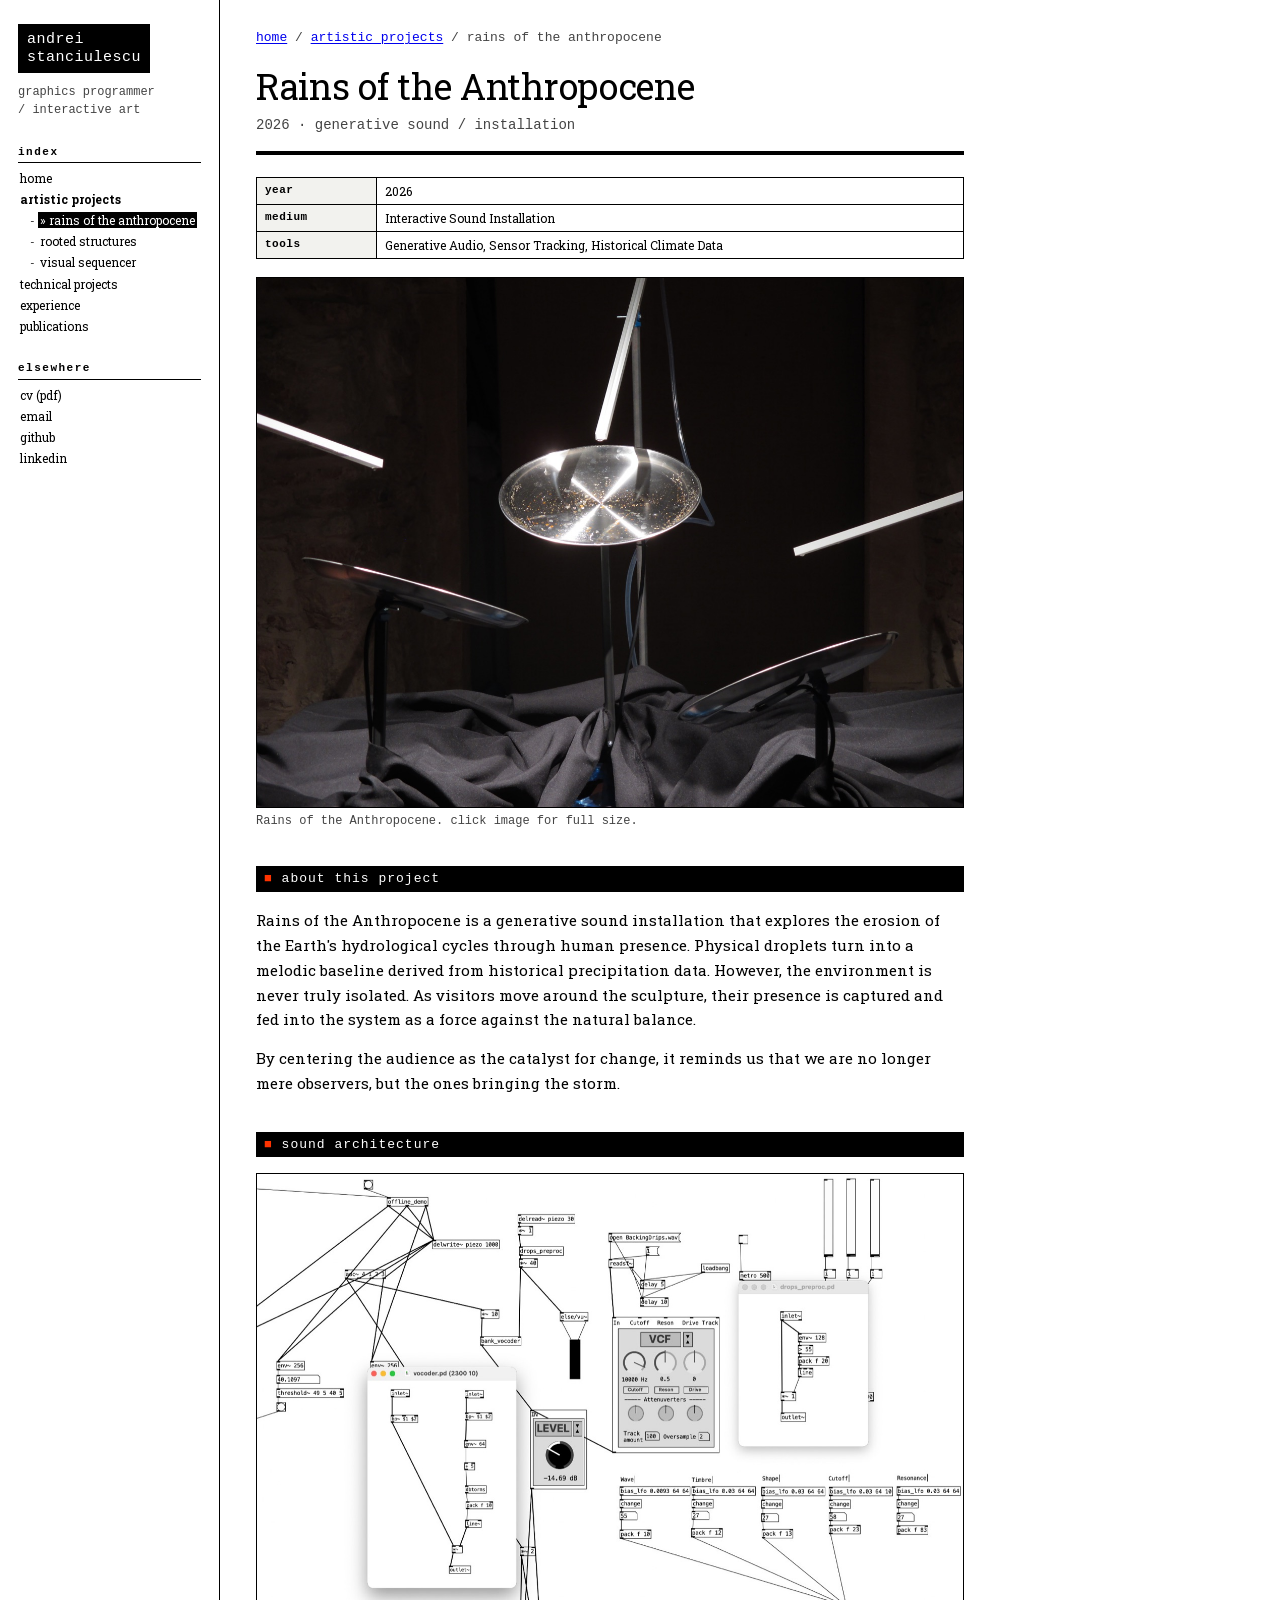
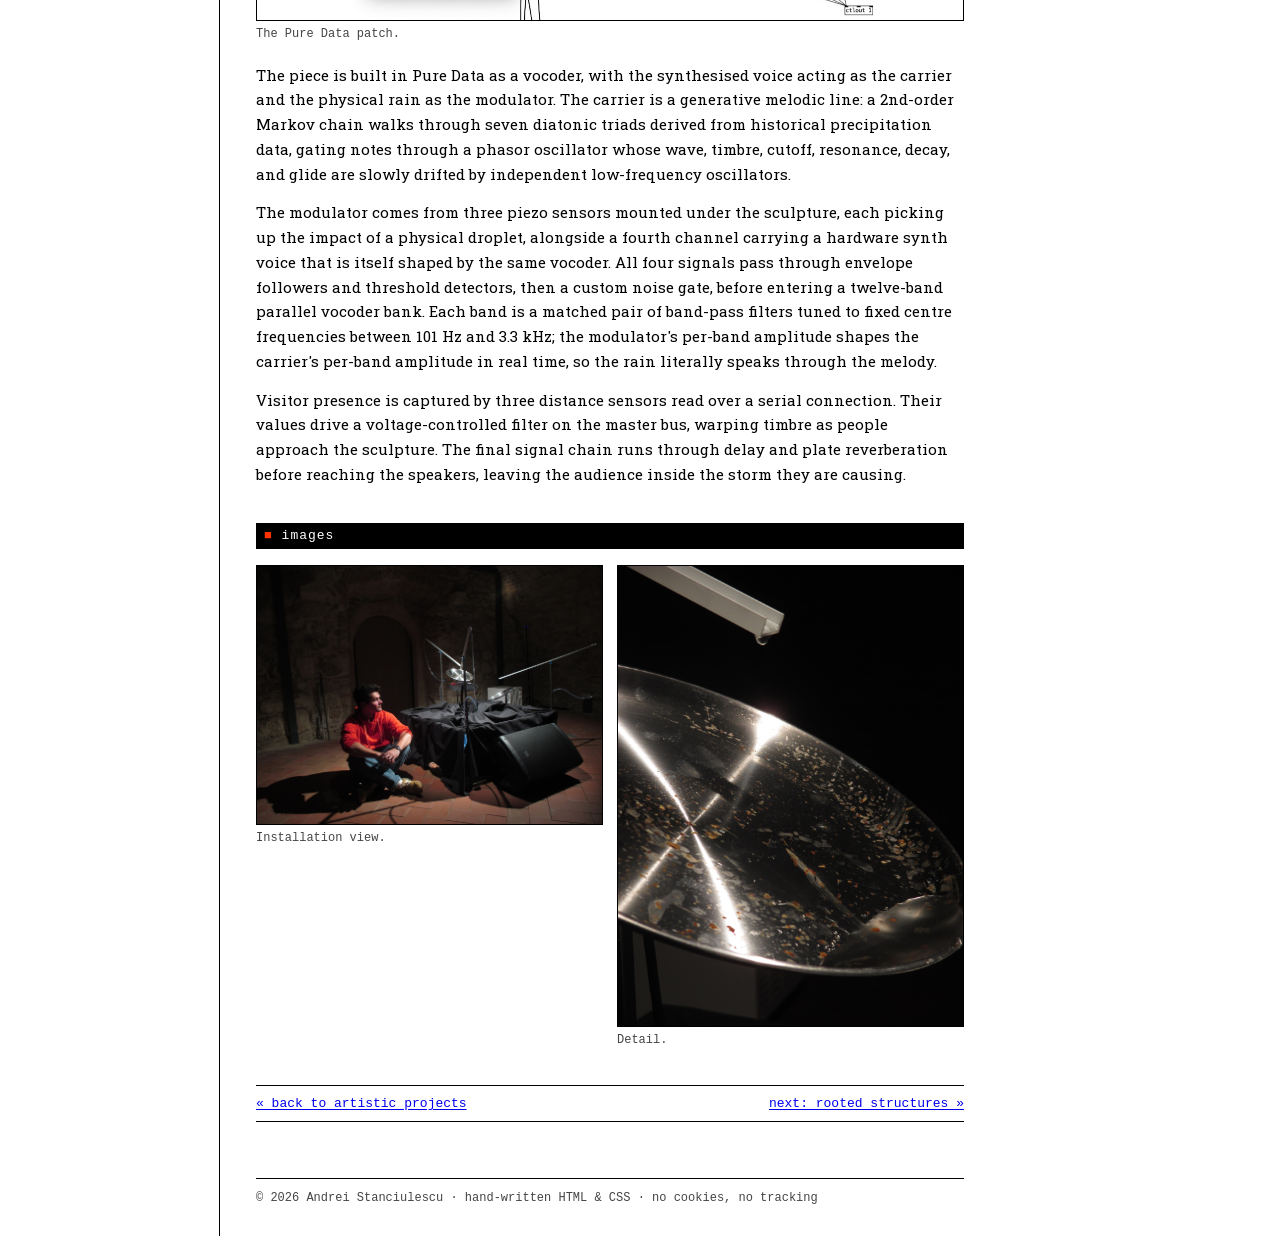
<file: artistic/rains_of_the_anthropocene.html>
<!DOCTYPE html>
<html lang="en">
<head>
    <meta charset="UTF-8">
    <meta name="viewport" content="width=device-width, initial-scale=1.0">
    <meta name="description" content="Rains of the Anthropocene - Interactive Sound Installation by Andrei Stanciulescu">
    <title>Rains of the Anthropocene | Andrei Stanciulescu</title>
    <link rel="stylesheet" href="../css/style.css">
</head>
<body data-page="artistic" data-sub="rains">
<div class="page">
    <div id="nav-placeholder"></div>
    <script src="../js/components.js"></script>

    <main class="content">

        <p class="crumbs"><a href="../index.html">home</a> / <a href="../artistic.html">artistic projects</a> / rains of the anthropocene</p>

        <header class="page-head">
            <h1 class="page-title">Rains of the Anthropocene</h1>
            <p class="lede">2026 &middot; generative sound / installation</p>
        </header>

        <table class="meta">
            <tr><th scope="row">Year</th><td>2026</td></tr>
            <tr><th scope="row">Medium</th><td>Interactive Sound Installation</td></tr>
            <tr><th scope="row">Tools</th><td>Generative Audio, Sensor Tracking, Historical Climate Data</td></tr>
        </table>

        <figure>
            <a href="../assets/artistic/RainsOfTheAnthropocene_hero.jpg">
                <img src="../assets/thumbs/rains_hero.jpg" alt="Rains of the Anthropocene" width="1400" height="1050">
            </a>
            <figcaption>Rains of the Anthropocene. click image for full size.</figcaption>
        </figure>

        <h2>About this project</h2>
        <p>
            Rains of the Anthropocene is a generative sound installation that explores the erosion of the Earth's hydrological cycles through human presence.
            Physical droplets turn into a melodic baseline derived from historical precipitation data.
            However, the environment is never truly isolated. As visitors move around the sculpture, their presence is captured and fed into the system as a force against the natural balance.
        </p>
        <p>
            By centering the audience as the catalyst for change, it reminds us that we are no longer mere observers, but the ones bringing the storm.
        </p>

        <h2>Sound architecture</h2>
        <figure>
            <a href="../assets/artistic/RainsOfTheAnthropocene_pd.jpeg">
                <img src="../assets/thumbs/rains_pd.jpg" alt="Pure Data patcher for Rains of the Anthropocene" width="1400" height="883" loading="lazy">
            </a>
            <figcaption>The Pure Data patch.</figcaption>
        </figure>
        <p>
            The piece is built in Pure Data as a vocoder, with the synthesised voice acting as the carrier and the physical rain as the modulator.
            The carrier is a generative melodic line: a 2nd-order Markov chain walks through seven diatonic triads derived from historical precipitation data, gating notes through a phasor oscillator whose wave, timbre, cutoff, resonance, decay, and glide are slowly drifted by independent low-frequency oscillators.
        </p>
        <p>
            The modulator comes from three piezo sensors mounted under the sculpture, each picking up the impact of a physical droplet, alongside a fourth channel carrying a hardware synth voice that is itself shaped by the same vocoder.
            All four signals pass through envelope followers and threshold detectors, then a custom noise gate, before entering a twelve-band parallel vocoder bank.
            Each band is a matched pair of band-pass filters tuned to fixed centre frequencies between 101 Hz and 3.3 kHz; the modulator's per-band amplitude shapes the carrier's per-band amplitude in real time, so the rain literally speaks through the melody.
        </p>
        <p>
            Visitor presence is captured by three distance sensors read over a serial connection. Their values drive a voltage-controlled filter on the master bus, warping timbre as people approach the sculpture.
            The final signal chain runs through delay and plate reverberation before reaching the speakers, leaving the audience inside the storm they are causing.
        </p>

        <h2>Images</h2>
        <div class="pair">
            <figure>
                <a href="../assets/artistic/RainsOfTheAnthropocene_01.jpg">
                    <img src="../assets/thumbs/rains_01.jpg" alt="Rains of the Anthropocene - installation view" width="1400" height="1050" loading="lazy">
                </a>
                <figcaption>Installation view.</figcaption>
            </figure>
            <figure>
                <a href="../assets/artistic/RainsOfTheAnthropocene_02.jpg">
                    <img src="../assets/thumbs/rains_02.jpg" alt="Rains of the Anthropocene - detail" width="1050" height="1400" loading="lazy">
                </a>
                <figcaption>Detail.</figcaption>
            </figure>
        </div>

        <nav class="pager" aria-label="Project navigation">
            <a href="../artistic.html">&laquo; back to artistic projects</a>
            <a href="rooted_structures.html">next: rooted structures &raquo;</a>
        </nav>

        <div id="footer-placeholder"></div>
    </main>
</div>
</body>
</html>
</file>
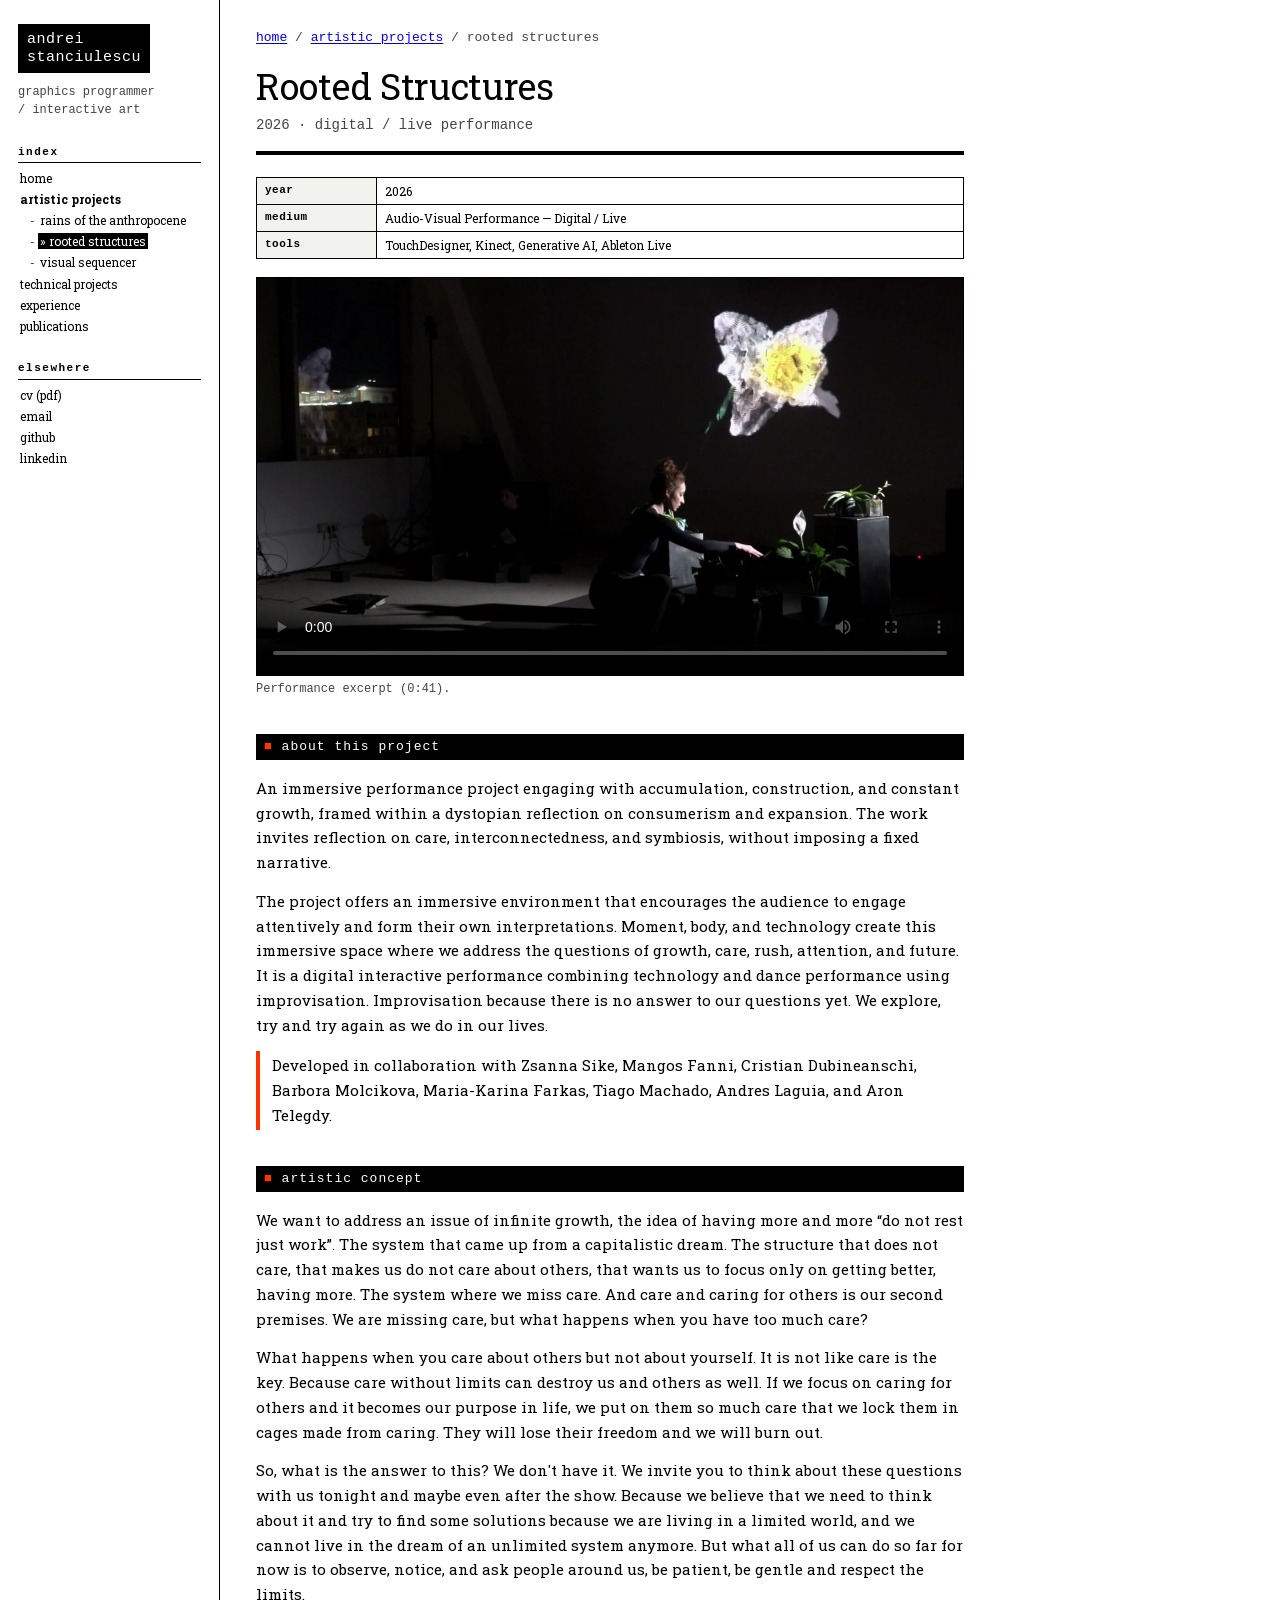
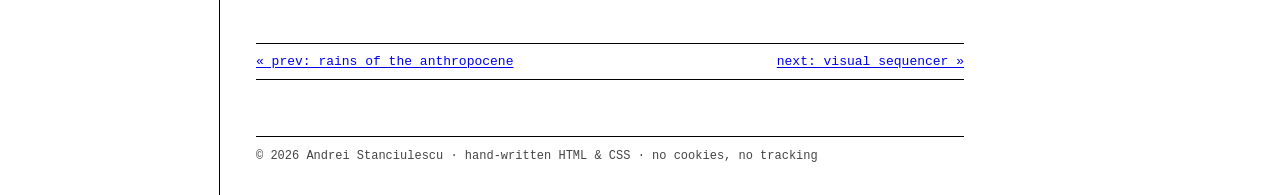
<file: artistic/rooted_structures.html>
<!DOCTYPE html>
<html lang="en">
<head>
    <meta charset="UTF-8">
    <meta name="viewport" content="width=device-width, initial-scale=1.0">
    <meta name="description" content="Rooted Structures - Audio-Visual Performance">
    <title>Rooted Structures | Andrei Stanciulescu</title>
    <link rel="stylesheet" href="../css/style.css">
</head>
<body data-page="artistic" data-sub="rooted">
<div class="page">
    <div id="nav-placeholder"></div>
    <script src="../js/components.js"></script>

    <main class="content">

        <p class="crumbs"><a href="../index.html">home</a> / <a href="../artistic.html">artistic projects</a> / rooted structures</p>

        <header class="page-head">
            <h1 class="page-title">Rooted Structures</h1>
            <p class="lede">2026 &middot; digital / live performance</p>
        </header>

        <table class="meta">
            <tr><th scope="row">Year</th><td>2026</td></tr>
            <tr><th scope="row">Medium</th><td>Audio-Visual Performance &mdash; Digital / Live</td></tr>
            <tr><th scope="row">Tools</th><td>TouchDesigner, Kinect, Generative AI, Ableton Live</td></tr>
        </table>

        <figure>
            <video poster="../assets/thumbs/rooted_structures_poster.jpg" controls playsinline preload="metadata" width="1280" height="720">
                <source src="../assets/artistic/RS_Web.mp4" type="video/mp4">
                <source src="../assets/artistic/RS_Web.mov" type="video/quicktime">
            </video>
            <figcaption>Performance excerpt (0:41).</figcaption>
        </figure>

        <h2>About this project</h2>
        <p>
            An immersive performance project engaging with accumulation, construction, and constant growth, framed within a dystopian reflection on consumerism and expansion.
            The work invites reflection on care, interconnectedness, and symbiosis, without imposing a fixed narrative.
        </p>
        <p>
            The project offers an immersive environment that encourages the audience to engage attentively and form their own interpretations.
            Moment, body, and technology create this immersive space where we address the questions of growth, care, rush, attention, and future.
            It is a digital interactive performance combining technology and dance performance using improvisation.
            Improvisation because there is no answer to our questions yet.
            We explore, try and try again as we do in our lives.
        </p>
        <p class="note">
            Developed in collaboration with Zsanna Sike, Mangos Fanni, Cristian Dubineanschi, Barbora Molcikova, Maria-Karina Farkas, Tiago Machado, Andres Laguia, and Aron Telegdy.
        </p>

        <h2>Artistic concept</h2>
        <p>
            We want to address an issue of infinite growth, the idea of having more and more &ldquo;do not rest just work&rdquo;.
            The system that came up from a capitalistic dream. The structure that does not care, that makes us do not care about others, that wants us to focus only on getting better, having more.
            The system where we miss care. And care and caring for others is our second premises.
            We are missing care, but what happens when you have too much care?
        </p>
        <p>
            What happens when you care about others but not about yourself. It is not like care is the key.
            Because care without limits can destroy us and others as well. If we focus on caring for others and it becomes our purpose in life,
            we put on them so much care that we lock them in cages made from caring. They will lose their freedom and we will burn out.
        </p>
        <p>
            So, what is the answer to this? We don't have it. We invite you to think about these questions with us tonight and maybe even after the show.
            Because we believe that we need to think about it and try to find some solutions because we are living in a limited world, and we cannot live in the dream of an unlimited system anymore.
            But what all of us can do so far for now is to observe, notice, and ask people around us, be patient, be gentle and respect the limits.
        </p>

        <nav class="pager" aria-label="Project navigation">
            <a href="rains_of_the_anthropocene.html">&laquo; prev: rains of the anthropocene</a>
            <a href="visual_sequencer.html">next: visual sequencer &raquo;</a>
        </nav>

        <div id="footer-placeholder"></div>
    </main>
</div>
</body>
</html>
</file>
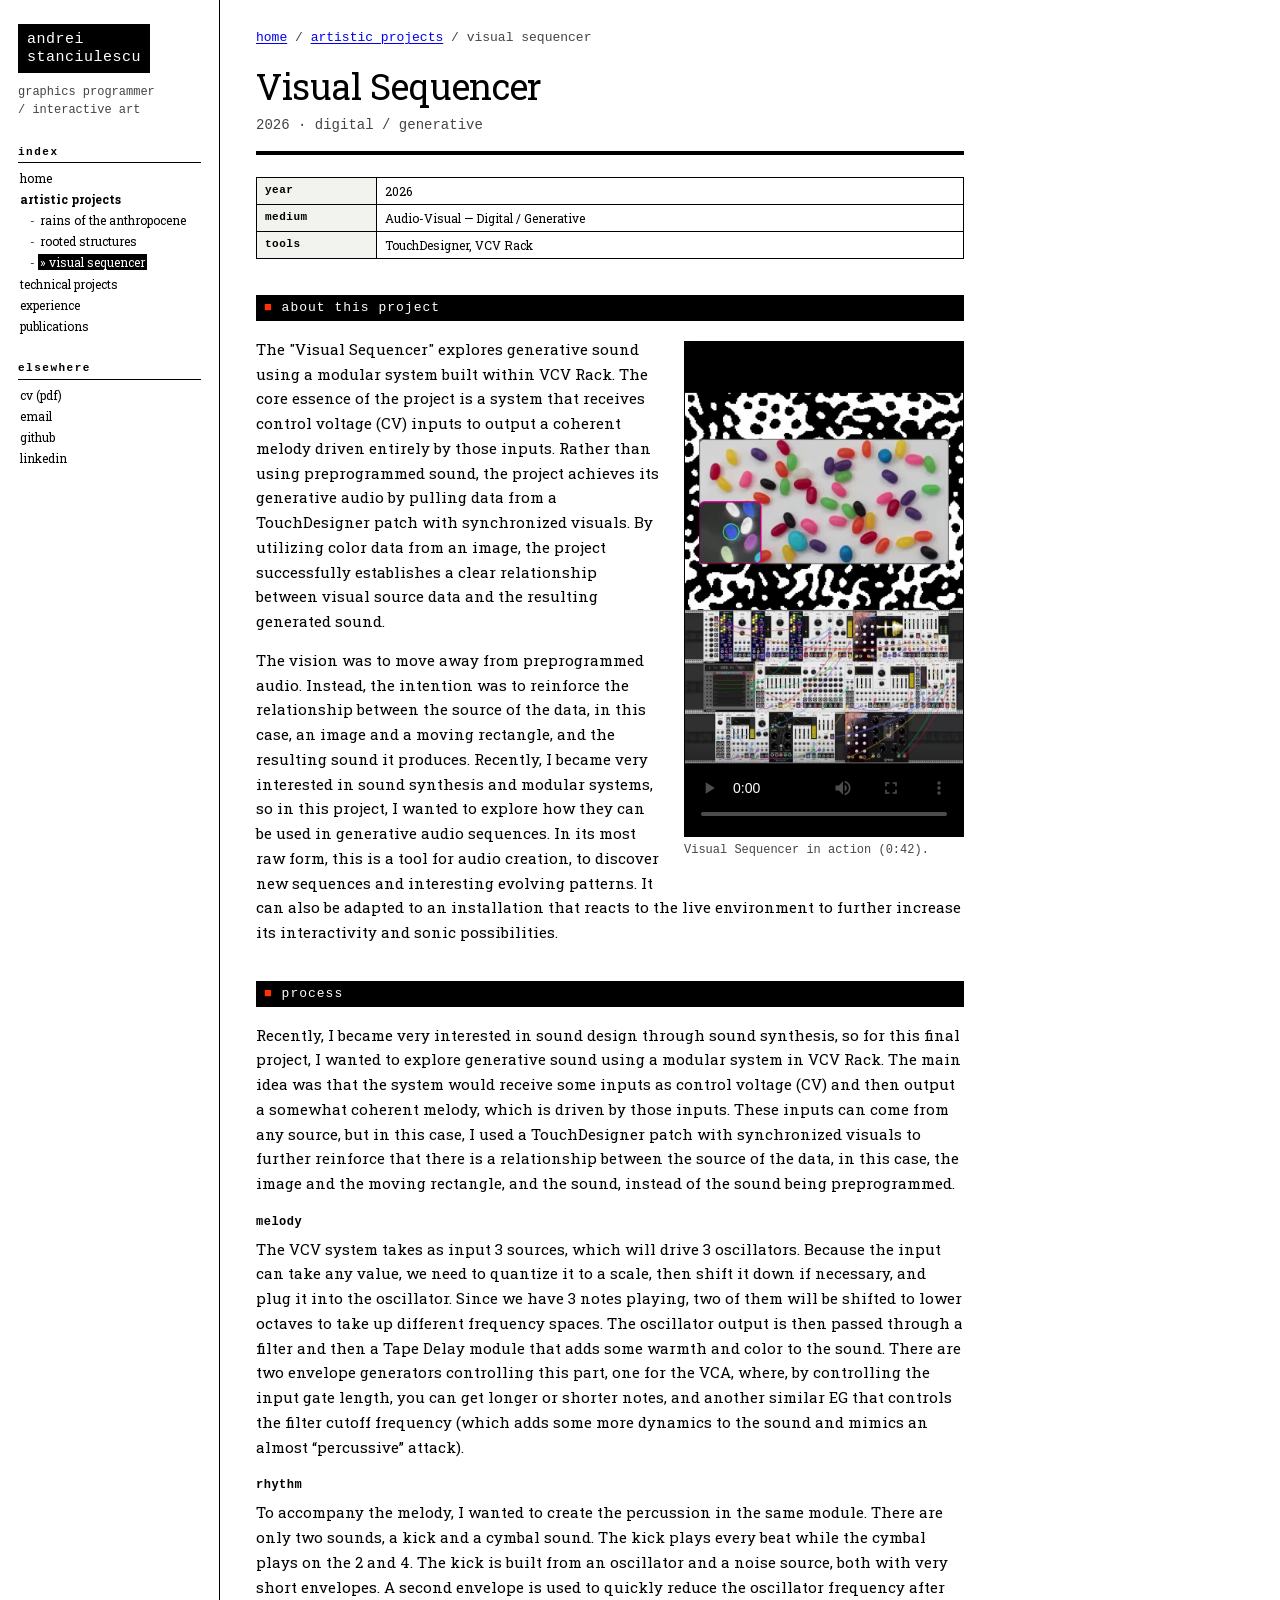
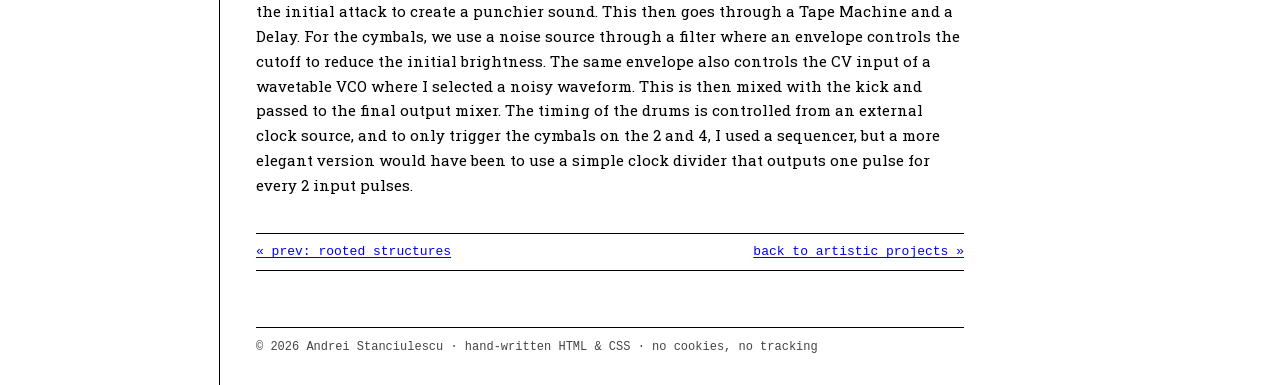
<file: artistic/visual_sequencer.html>
<!DOCTYPE html>
<html lang="en">
<head>
    <meta charset="UTF-8">
    <meta name="viewport" content="width=device-width, initial-scale=1.0">
    <meta name="description" content="Visual Sequencer - Audio-Visual Project">
    <title>Visual Sequencer | Andrei Stanciulescu</title>
    <link rel="stylesheet" href="../css/style.css">
</head>
<body data-page="artistic" data-sub="sequencer">
<div class="page">
    <div id="nav-placeholder"></div>
    <script src="../js/components.js"></script>

    <main class="content">

        <p class="crumbs"><a href="../index.html">home</a> / <a href="../artistic.html">artistic projects</a> / visual sequencer</p>

        <header class="page-head">
            <h1 class="page-title">Visual Sequencer</h1>
            <p class="lede">2026 &middot; digital / generative</p>
        </header>

        <table class="meta">
            <tr><th scope="row">Year</th><td>2026</td></tr>
            <tr><th scope="row">Medium</th><td>Audio-Visual &mdash; Digital / Generative</td></tr>
            <tr><th scope="row">Tools</th><td>TouchDesigner, VCV Rack</td></tr>
        </table>

        <h2>About this project</h2>
        <figure class="float-right">
            <video poster="../assets/thumbs/visual_sequencer_poster.jpg" controls loop playsinline preload="metadata" width="720" height="1280">
                <source src="../assets/artistic/Sequencer_Small.mp4" type="video/mp4">
                <source src="../assets/artistic/Sequencer_Small.mov" type="video/quicktime">
            </video>
            <figcaption>Visual Sequencer in action (0:42).</figcaption>
        </figure>
        <p>
            The "Visual Sequencer" explores generative sound using a modular system built within VCV Rack.
            The core essence of the project is a system that receives control voltage (CV) inputs to output a coherent melody driven entirely by those inputs.
            Rather than using preprogrammed sound, the project achieves its generative audio by pulling data from a TouchDesigner patch with synchronized visuals.
            By utilizing color data from an image, the project successfully establishes a clear relationship between visual source data and the resulting generated sound.
        </p>
        <p>
            The vision was to move away from preprogrammed audio.
            Instead, the intention was to reinforce the relationship between the source of the data, in this case, an image and a moving rectangle, and the resulting sound it produces.
            Recently, I became very interested in sound synthesis and modular systems, so in this project, I wanted to explore how they can be used in generative audio sequences.
            In its most raw form, this is a tool for audio creation, to discover new sequences and interesting evolving patterns.
            It can also be adapted to an installation that reacts to the live environment to further increase its interactivity and sonic possibilities.
        </p>

        <h2 class="clear">Process</h2>
        <p>
            Recently, I became very interested in sound design through sound synthesis, so for this final project, I wanted to explore generative sound using a modular system in VCV Rack.
            The main idea was that the system would receive some inputs as control voltage (CV) and then output a somewhat coherent melody, which is driven by those inputs.
            These inputs can come from any source, but in this case, I used a TouchDesigner patch with synchronized visuals to further reinforce that there is a relationship between the source
            of the data, in this case, the image and the moving rectangle, and the sound, instead of the sound being preprogrammed.
        </p>

        <h4>Melody</h4>
        <p>
            The VCV system takes as input 3 sources, which will drive 3 oscillators.
            Because the input can take any value, we need to quantize it to a scale, then shift it down if necessary, and plug it into the oscillator.
            Since we have 3 notes playing, two of them will be shifted to lower octaves to take up different frequency spaces.
            The oscillator output is then passed through a filter and then a Tape Delay module that adds some warmth and color to the sound.
            There are two envelope generators controlling this part, one for the VCA, where, by controlling the input gate length, you can get longer or shorter notes, and another similar EG that controls the filter cutoff frequency (which adds some more dynamics to the sound and mimics an almost &ldquo;percussive&rdquo; attack).
        </p>

        <h4>Rhythm</h4>
        <p>
            To accompany the melody, I wanted to create the percussion in the same module.
            There are only two sounds, a kick and a cymbal sound.
            The kick plays every beat while the cymbal plays on the 2 and 4.
            The kick is built from an oscillator and a noise source, both with very short envelopes.
            A second envelope is used to quickly reduce the oscillator frequency after the initial attack to create a punchier sound.
            This then goes through a Tape Machine and a Delay.
            For the cymbals, we use a noise source through a filter where an envelope controls the cutoff to reduce the initial brightness.
            The same envelope also controls the CV input of a wavetable VCO where I selected a noisy waveform.
            This is then mixed with the kick and passed to the final output mixer.
            The timing of the drums is controlled from an external clock source, and to only trigger the cymbals on the 2 and 4,
            I used a sequencer, but a more elegant version would have been to use a simple clock divider that outputs one pulse for every 2 input pulses.
        </p>

        <nav class="pager" aria-label="Project navigation">
            <a href="rooted_structures.html">&laquo; prev: rooted structures</a>
            <a href="../artistic.html">back to artistic projects &raquo;</a>
        </nav>

        <div id="footer-placeholder"></div>
    </main>
</div>
</body>
</html>
</file>
<file: css/style.css>
/* ==========================================================================
   andrei stanciulescu — personal site
   plain html + one stylesheet. no animations, no external requests.
   ========================================================================== */

@font-face {
    font-family: "Roboto Slab";
    font-style: normal;
    font-weight: 100 900;
    font-display: swap;
    src: url("../assets/fonts/roboto-slab-latin-ext.woff2") format("woff2");
    unicode-range: U+0100-02BA, U+02BD-02C5, U+02C7-02CC, U+02CE-02D7, U+02DD-02FF, U+0304, U+0308, U+0329, U+1D00-1DBF, U+1E00-1E9F, U+1EF2-1EFF, U+2020, U+20A0-20AB, U+20AD-20C4, U+2113, U+2C60-2C7F, U+A720-A7FF;
}

@font-face {
    font-family: "Roboto Slab";
    font-style: normal;
    font-weight: 100 900;
    font-display: swap;
    src: url("../assets/fonts/roboto-slab-latin.woff2") format("woff2");
    unicode-range: U+0000-00FF, U+0131, U+0152-0153, U+02BB-02BC, U+02C6, U+02DA, U+02DC, U+0304, U+0308, U+0329, U+2000-206F, U+20AC, U+2122, U+2191, U+2193, U+2212, U+2215, U+FEFF, U+FFFD;
}

:root {
    --ink: #000;
    --paper: #fff;
    --paper-dim: #f2f2ee;
    --muted: #444;
    --accent: #ff3300;
    --link: #0000ee;
    --link-visited: #551a8b;

    --sans: "Roboto Slab", Georgia, "Times New Roman", serif;
    --mono: "Courier New", Courier, "Liberation Mono", monospace;
    --head: "Roboto Slab", Georgia, "Times New Roman", serif;
}

/* ---------- reset-ish ---------- */

*,
*::before,
*::after {
    box-sizing: border-box;
}

html {
    -webkit-text-size-adjust: 100%;
    text-size-adjust: 100%;
}

body {
    margin: 0;
    background: var(--paper);
    color: var(--ink);
    font: 15px/1.65 var(--sans);
}

img,
video {
    max-width: 100%;
    height: auto;
    display: block;
}

::selection {
    background: var(--accent);
    color: var(--paper);
}

/* ---------- links ---------- */

a {
    color: var(--link);
    text-decoration: underline;
    text-underline-offset: 2px;
}

a:visited {
    color: var(--link-visited);
}

a:hover,
a:active {
    background: var(--accent);
    color: var(--paper);
    text-decoration: none;
}

a:focus-visible {
    outline: 2px dashed var(--accent);
    outline-offset: 2px;
}

a:has(> img):hover {
    background: none;
}

/* ---------- page frame ---------- */

.page {
    display: grid;
    grid-template-columns: 220px minmax(0, 780px);
    min-height: 100vh;
}

/* ---------- sidebar ---------- */

.sidebar {
    border-right: 1px solid var(--ink);
    padding: 24px 18px 32px;
    font-size: 12px;
    line-height: 1.5;
}

.logo {
    display: inline-block;
    background: var(--ink);
    color: var(--paper);
    font: normal 15px/1.2 var(--mono);
    letter-spacing: 0.5px;
    padding: 7px 9px 6px;
    text-decoration: none;
}

.logo:visited {
    color: var(--paper);
}

.logo:hover {
    background: var(--accent);
}

.tagline {
    margin: 10px 0 0;
    color: var(--muted);
    font-family: var(--mono);
}

.side-head {
    margin: 26px 0 6px;
    padding-bottom: 2px;
    border-bottom: 1px solid var(--ink);
    font: bold 11px/1.4 var(--mono);
    letter-spacing: 1.5px;
    text-transform: lowercase;
}

.side-nav,
.side-sub {
    list-style: none;
    margin: 0;
    padding: 0;
}

.side-nav > li {
    margin: 0 0 3px;
}

.side-sub {
    margin: 3px 0 4px 12px;
}

.side-sub li::before {
    content: "- ";
    color: var(--muted);
}

.side-nav a {
    color: var(--ink);
    text-decoration: none;
    padding: 0 2px;
}

.side-nav a:hover {
    background: var(--accent);
    color: var(--paper);
}

.side-nav a.is-active {
    background: var(--ink);
    color: var(--paper);
}

.side-nav a.is-active::before {
    content: "\00bb\00a0";
}

.side-nav a.is-section {
    font-weight: bold;
}

/* ---------- content column ---------- */

.content {
    padding: 28px 36px 0;
    min-width: 0;
}

.content > :first-child {
    margin-top: 0;
}

p {
    margin: 0 0 14px;
}

ul,
ol {
    margin: 0 0 14px;
    padding-left: 22px;
}

li {
    margin-bottom: 3px;
}

ul.square {
    list-style: square;
}

strong,
b {
    font-weight: bold;
}

code {
    font-family: var(--mono);
    font-size: 0.95em;
    background: var(--paper-dim);
    padding: 0 3px;
}

hr {
    border: 0;
    border-top: 1px dashed var(--ink);
    margin: 28px 0;
}

/* headings ------------------------------------------------------------- */

h1,
h2,
h3,
h4 {
    margin: 0;
}

.page-title {
    font: normal 36px/1.12 var(--head);
    letter-spacing: -0.3px;
    margin: 0 0 8px;
}

.lede {
    font-family: var(--mono);
    font-size: 14px;
    color: var(--muted);
    margin: 0 0 18px;
}

.page-head {
    border-bottom: 4px solid var(--ink);
    padding-bottom: 6px;
    margin-bottom: 22px;
}

.page-head .lede {
    margin-bottom: 8px;
}

/* black bar section heading */
h2 {
    display: block;
    background: var(--ink);
    color: var(--paper);
    font: normal 13px/1.3 var(--mono);
    letter-spacing: 1px;
    text-transform: lowercase;
    padding: 5px 8px 4px;
    margin: 36px 0 16px;
}

h2::before {
    content: "\25A0\00a0";
    color: var(--accent);
}

/* large work title (projects, artistic detail pages) */
.work-title {
    display: block;
    background: none;
    color: var(--ink);
    padding: 0;
    text-transform: none;
    font: normal 25px/1.2 var(--head);
    letter-spacing: -0.2px;
    margin: 0 0 10px;
}

.work-title::before {
    content: none;
}

.work-title .num {
    font: bold 13px/1 var(--mono);
    color: var(--accent);
    vertical-align: 3px;
    margin-right: 6px;
}

h3 {
    font: bold 15px/1.35 var(--sans);
    margin: 0 0 4px;
}

h4 {
    font: bold 12px/1.4 var(--mono);
    letter-spacing: 0.5px;
    text-transform: lowercase;
    margin: 18px 0 6px;
}

/* small helpers -------------------------------------------------------- */

.mono {
    font-family: var(--mono);
}

.muted {
    color: var(--muted);
}

.small {
    font-size: 12px;
}

.links {
    font-family: var(--mono);
    font-size: 13px;
    margin: 6px 0 0;
}

.crumbs {
    font: 13px/1.5 var(--mono);
    color: var(--muted);
    margin: 0 0 18px;
}

.toc {
    font: 13px/1.6 var(--mono);
    border: 1px solid var(--ink);
    background: var(--paper-dim);
    padding: 8px 12px;
    margin: 0 0 8px;
}

.toc ol {
    margin: 0;
    padding-left: 0;
    list-style: none;
}

.toc li {
    margin: 0;
}

.toc .num {
    color: var(--accent);
    font-weight: bold;
}

.note {
    border-left: 4px solid var(--accent);
    padding: 2px 0 2px 12px;
    margin: 0 0 16px;
}

/* ---------- intro (home) ---------- */

.intro {
    display: grid;
    grid-template-columns: 150px minmax(0, 1fr);
    gap: 22px;
    align-items: start;
    margin-bottom: 8px;
}

.intro__photo {
    width: 150px;
    height: 184px;
    object-fit: cover;
    border: 1px solid var(--ink);
}

/* ---------- tables ---------- */

table {
    border-collapse: collapse;
    width: 100%;
    margin: 0 0 18px;
}

.meta {
    font-size: 12px;
    line-height: 1.5;
}

.meta th,
.meta td {
    border: 1px solid var(--ink);
    padding: 4px 8px;
    text-align: left;
    vertical-align: top;
    overflow-wrap: break-word;
}

.meta td a {
    overflow-wrap: anywhere;
}

.meta th {
    width: 120px;
    background: var(--paper-dim);
    font: bold 11px/1.5 var(--mono);
    letter-spacing: 0.5px;
    text-transform: lowercase;
    white-space: nowrap;
}

/* cv-style table: date | description */
.cv td {
    padding: 12px 0;
    border-bottom: 1px dashed var(--ink);
    vertical-align: top;
}

.cv tr:first-child td {
    padding-top: 0;
}

.cv tr:last-child td {
    border-bottom: 0;
}

.cv .cv__date {
    width: 170px;
    padding-right: 16px;
    font: 13px/1.65 var(--mono);
    white-space: nowrap;
}

.cv .cv__place {
    font-size: 13px;
    color: var(--muted);
    margin: 0 0 6px;
}

.cv ul {
    margin: 6px 0 0;
    font-size: 13px;
}

/* ---------- entries (index of works) ---------- */

.entries {
    margin: 0 0 10px;
}

.entries > .entry:first-child {
    padding-top: 0;
}

.entry {
    display: grid;
    grid-template-columns: 160px minmax(0, 1fr);
    gap: 18px;
    padding: 14px 0;
    border-bottom: 1px dashed var(--ink);
}

.entry__thumb img {
    width: 160px;
    height: 120px;
    object-fit: cover;
    border: 1px solid var(--ink);
    background: var(--ink);
}

.entry__thumb:hover img {
    outline: 3px solid var(--accent);
    outline-offset: -1px;
}

.entry__meta {
    font: 13px/1.5 var(--mono);
    color: var(--muted);
    margin: 0 0 6px;
}

.entry p {
    margin-bottom: 6px;
}

.entries--large .entry {
    grid-template-columns: 260px minmax(0, 1fr);
}

.entries--large .entry__thumb img {
    width: 260px;
    height: 195px;
}

.more {
    font: 13px/1.5 var(--mono);
    text-align: right;
    margin: 0 0 6px;
}

/* ---------- publications ---------- */

.pubs {
    list-style: none;
    padding: 0;
    margin: 0;
}

.pub {
    display: grid;
    grid-template-columns: 38px minmax(0, 1fr);
    padding: 12px 0;
    border-bottom: 1px dashed var(--ink);
}

.pub:first-child {
    padding-top: 0;
}

.pub:last-child {
    border-bottom: 0;
}

.pub__num {
    font: bold 13px/1.5 var(--mono);
    color: var(--accent);
}

.pub__title {
    font-weight: bold;
    margin: 0 0 3px;
}

.pub__authors {
    font-size: 13px;
    margin: 0 0 2px;
}

.pub__venue {
    font: italic 13px/1.5 var(--mono);
    color: var(--muted);
    margin: 0 0 8px;
}

.pub__abstract {
    font-size: 13px;
    color: #222;
    margin: 0 0 6px;
}

/* ---------- media ---------- */

figure {
    margin: 0 0 20px;
}

figure img,
figure video {
    width: 100%;
    border: 1px solid var(--ink);
    background: var(--ink);
}

figcaption {
    font: 12px/1.5 var(--mono);
    color: var(--muted);
    margin-top: 4px;
}

.figure--narrow {
    max-width: 480px;
}

.float-right {
    float: right;
    width: 280px;
    margin: 4px 0 16px 24px;
}

.clear {
    clear: both;
}

.pair {
    display: grid;
    grid-template-columns: 1fr 1fr;
    gap: 14px;
    align-items: start;
}

.pair figure {
    margin: 0;
}

/* project block on technical page */
.project {
    border-top: 4px solid var(--ink);
    padding-top: 12px;
    margin-top: 40px;
}

.project:first-of-type {
    margin-top: 24px;
}

/* prev / next on detail pages */
.pager {
    display: flex;
    justify-content: space-between;
    gap: 12px;
    flex-wrap: wrap;
    border-top: 1px solid var(--ink);
    border-bottom: 1px solid var(--ink);
    padding: 8px 0;
    margin: 36px 0 0;
    font: 13px/1.5 var(--mono);
}

/* ---------- footer ---------- */

.footer {
    clear: both;
    margin-top: 56px;
    padding: 10px 0 28px;
    border-top: 1px solid var(--ink);
    font: 12px/1.6 var(--mono);
    color: var(--muted);
}

.footer p {
    margin: 0;
}

/* ==========================================================================
   small screens: sidebar becomes a top bar, everything stacks
   ========================================================================== */

@media (max-width: 860px) {
    .page {
        display: block;
    }

    .sidebar {
        border-right: 0;
        border-bottom: 1px solid var(--ink);
        padding: 14px 16px 12px;
        font-size: 13px;
    }

    .tagline {
        margin-top: 6px;
    }

    .side-head {
        display: none;
    }

    .side-nav {
        display: flex;
        flex-wrap: wrap;
        gap: 4px 14px;
        margin-top: 12px;
    }

    .side-nav + .side-nav {
        margin-top: 6px;
        padding-top: 6px;
        border-top: 1px dashed var(--ink);
    }

    .side-nav > li {
        margin: 0;
    }

    .side-sub {
        display: none;
    }

    .side-nav a.is-section {
        background: var(--ink);
        color: var(--paper);
        font-weight: normal;
    }

    .side-nav a.is-section::before {
        content: "\00bb\00a0";
    }

    .content {
        padding: 22px 16px 0;
    }
}

@media (max-width: 420px) {
    .page-title {
        font-size: 24px;
    }

    .intro {
        grid-template-columns: 84px minmax(0, 1fr);
        gap: 12px;
    }

    .intro__photo {
        width: 84px;
        height: 103px;
    }
}

@media (max-width: 600px) {
    body {
        font-size: 15px;
    }

    .page-title {
        font-size: 28px;
    }

    .intro {
        grid-template-columns: 96px minmax(0, 1fr);
        gap: 14px;
    }

    .intro__photo {
        width: 96px;
        height: 118px;
    }

    .entry,
    .entries--large .entry {
        grid-template-columns: 104px minmax(0, 1fr);
        gap: 12px;
    }

    .entry__thumb img,
    .entries--large .entry__thumb img {
        width: 104px;
        height: 78px;
    }

    .float-right {
        float: none;
        width: auto;
        max-width: 280px;
        margin: 0 auto 18px;
    }

    .pair {
        grid-template-columns: 1fr;
    }

    .cv tr,
    .cv td {
        display: block;
        width: auto;
    }

    .cv .cv__date {
        width: auto;
        padding: 12px 0 0;
        border-bottom: 0;
        color: var(--accent);
        font-weight: bold;
    }

    .cv tr:first-child .cv__date {
        padding-top: 0;
    }

    .cv td + td {
        padding-top: 2px;
    }

    .meta th {
        width: 90px;
    }
}

/* ---------- print ---------- */

@media print {
    .sidebar,
    .pager {
        display: none;
    }

    .page {
        display: block;
    }

    a {
        color: var(--ink);
    }
}
</file>
